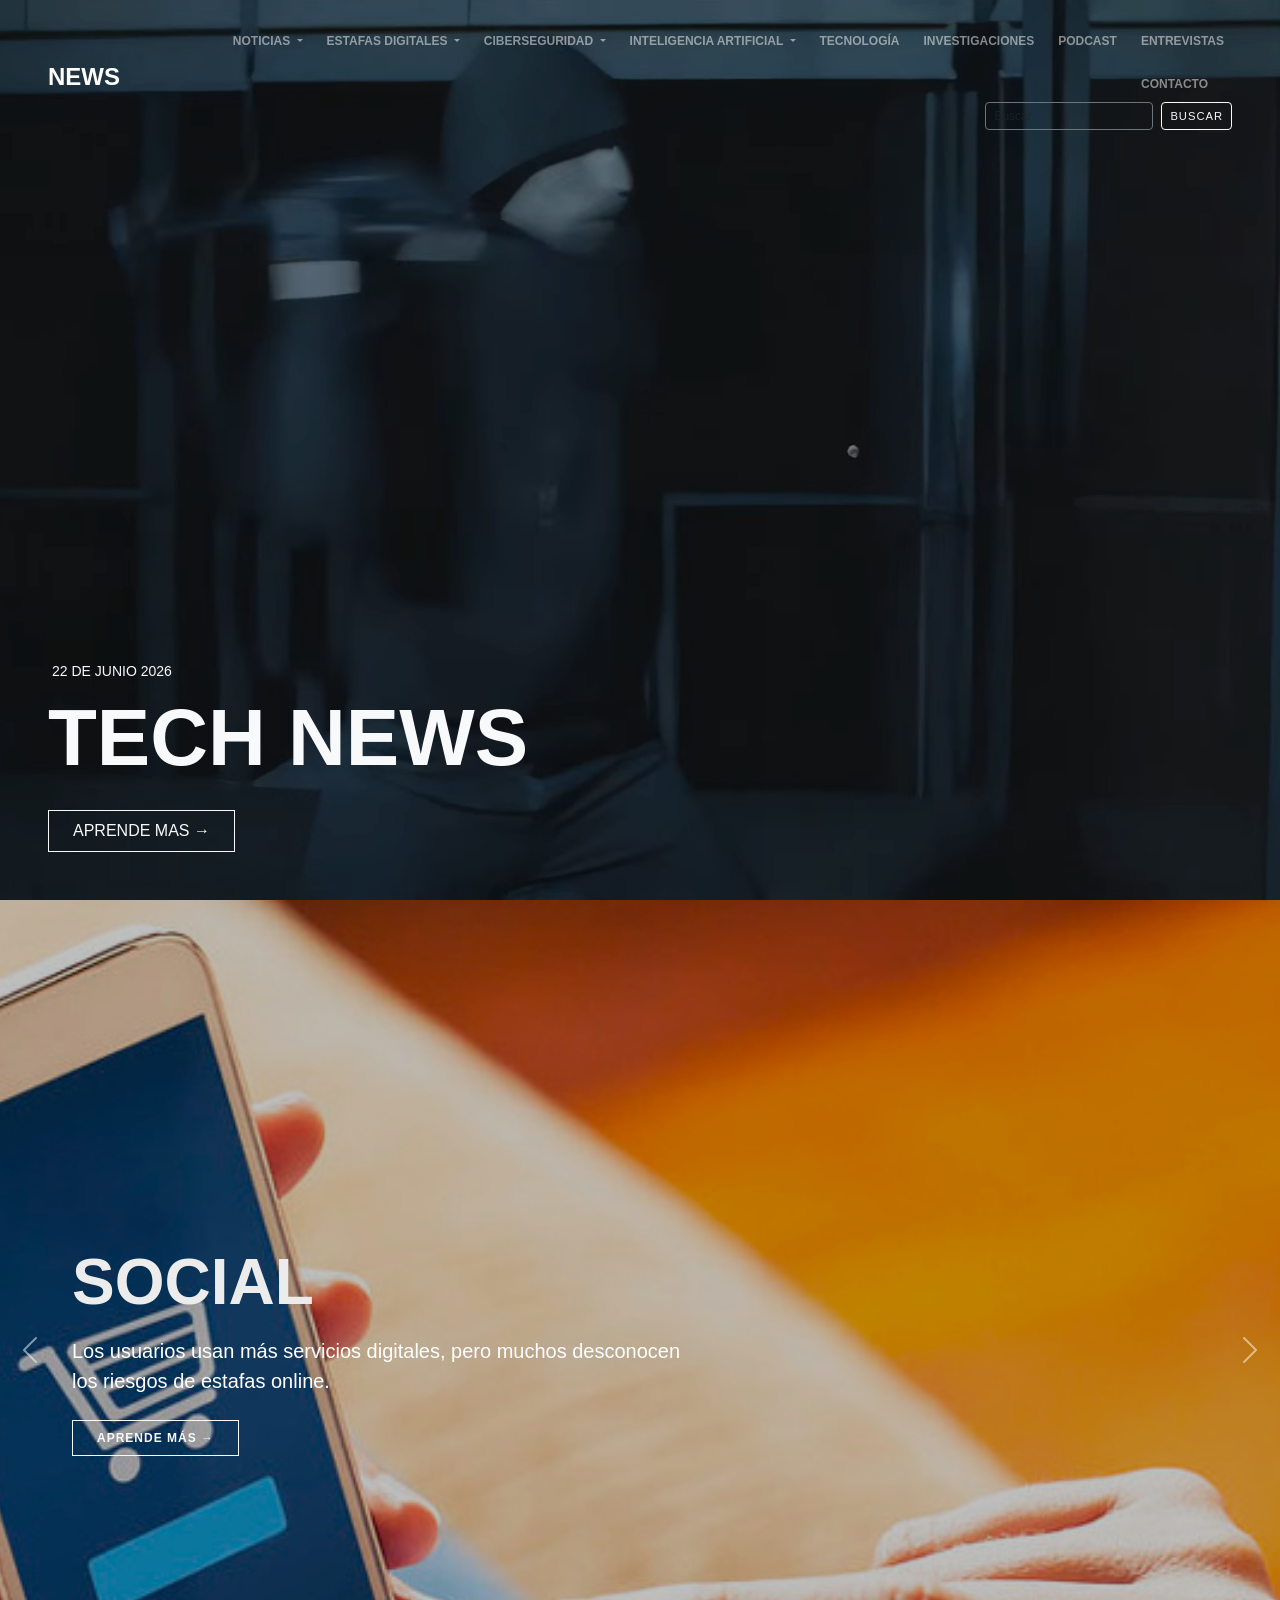
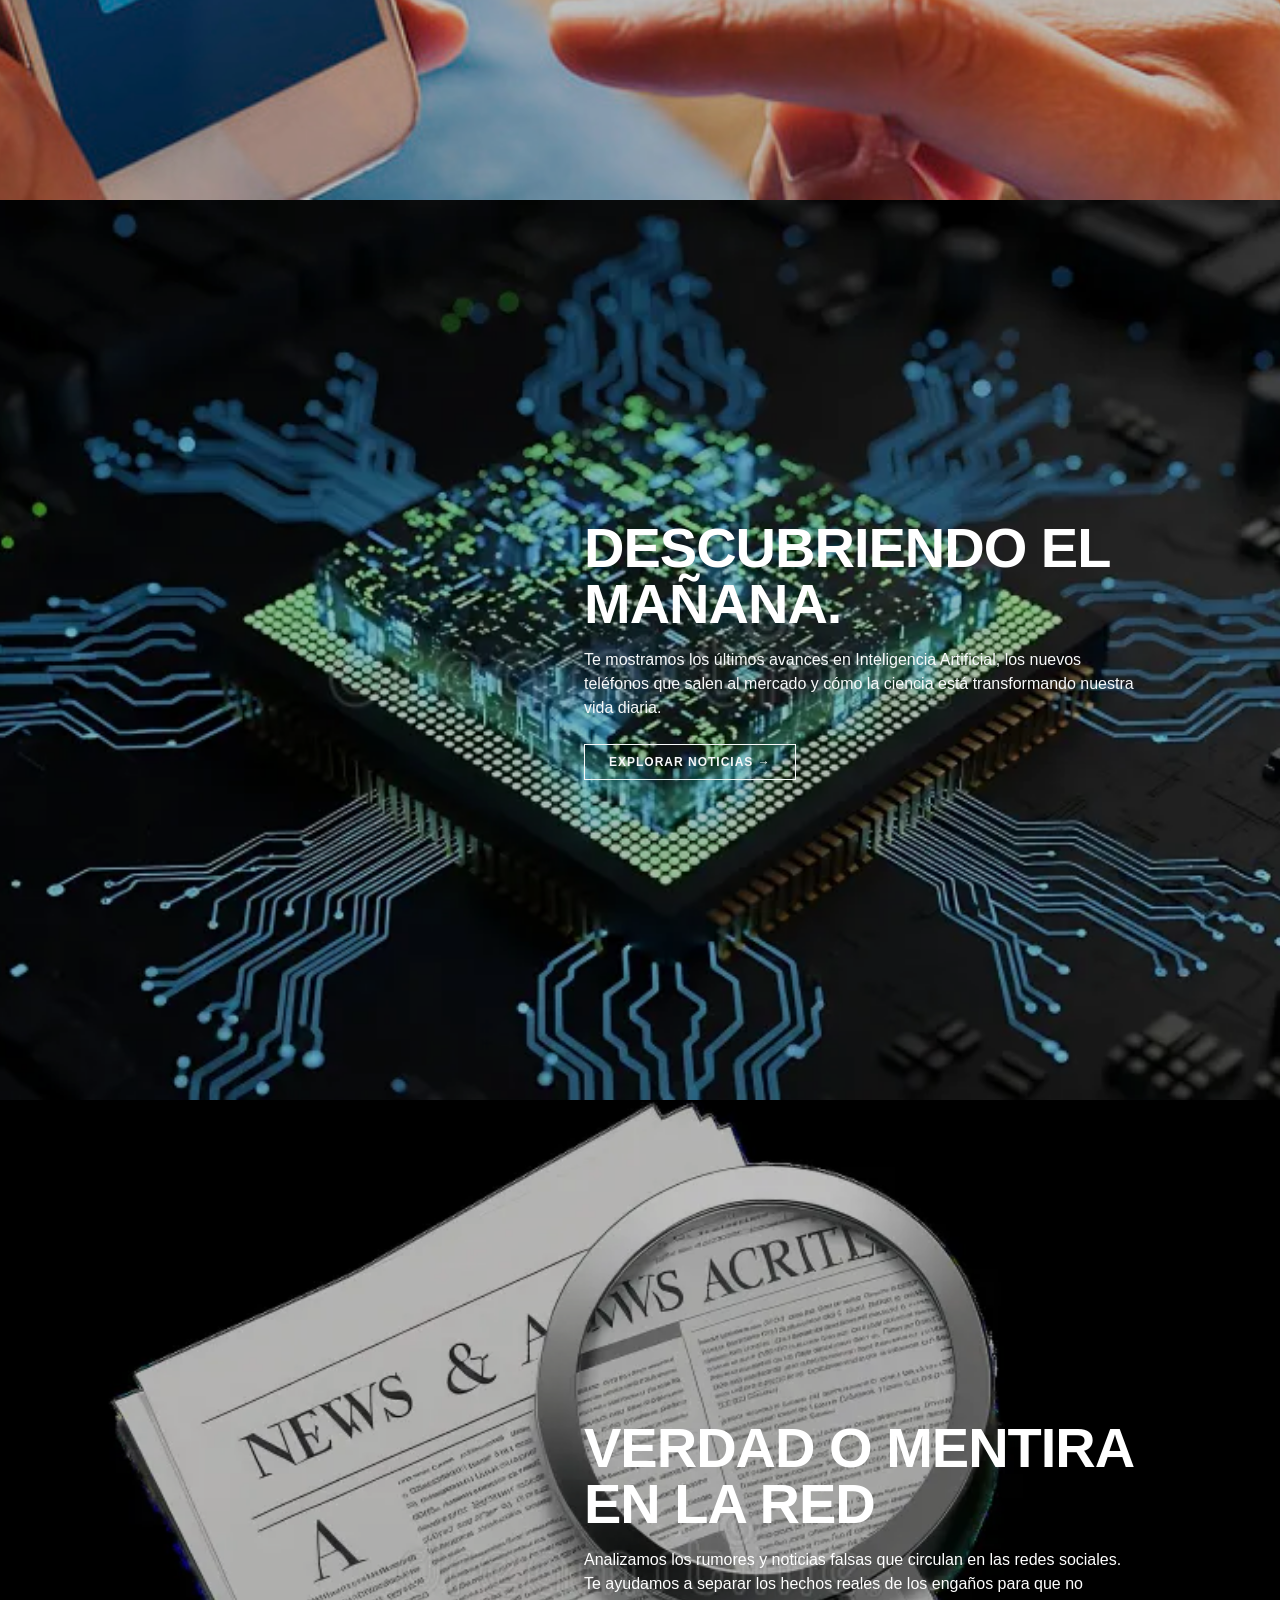
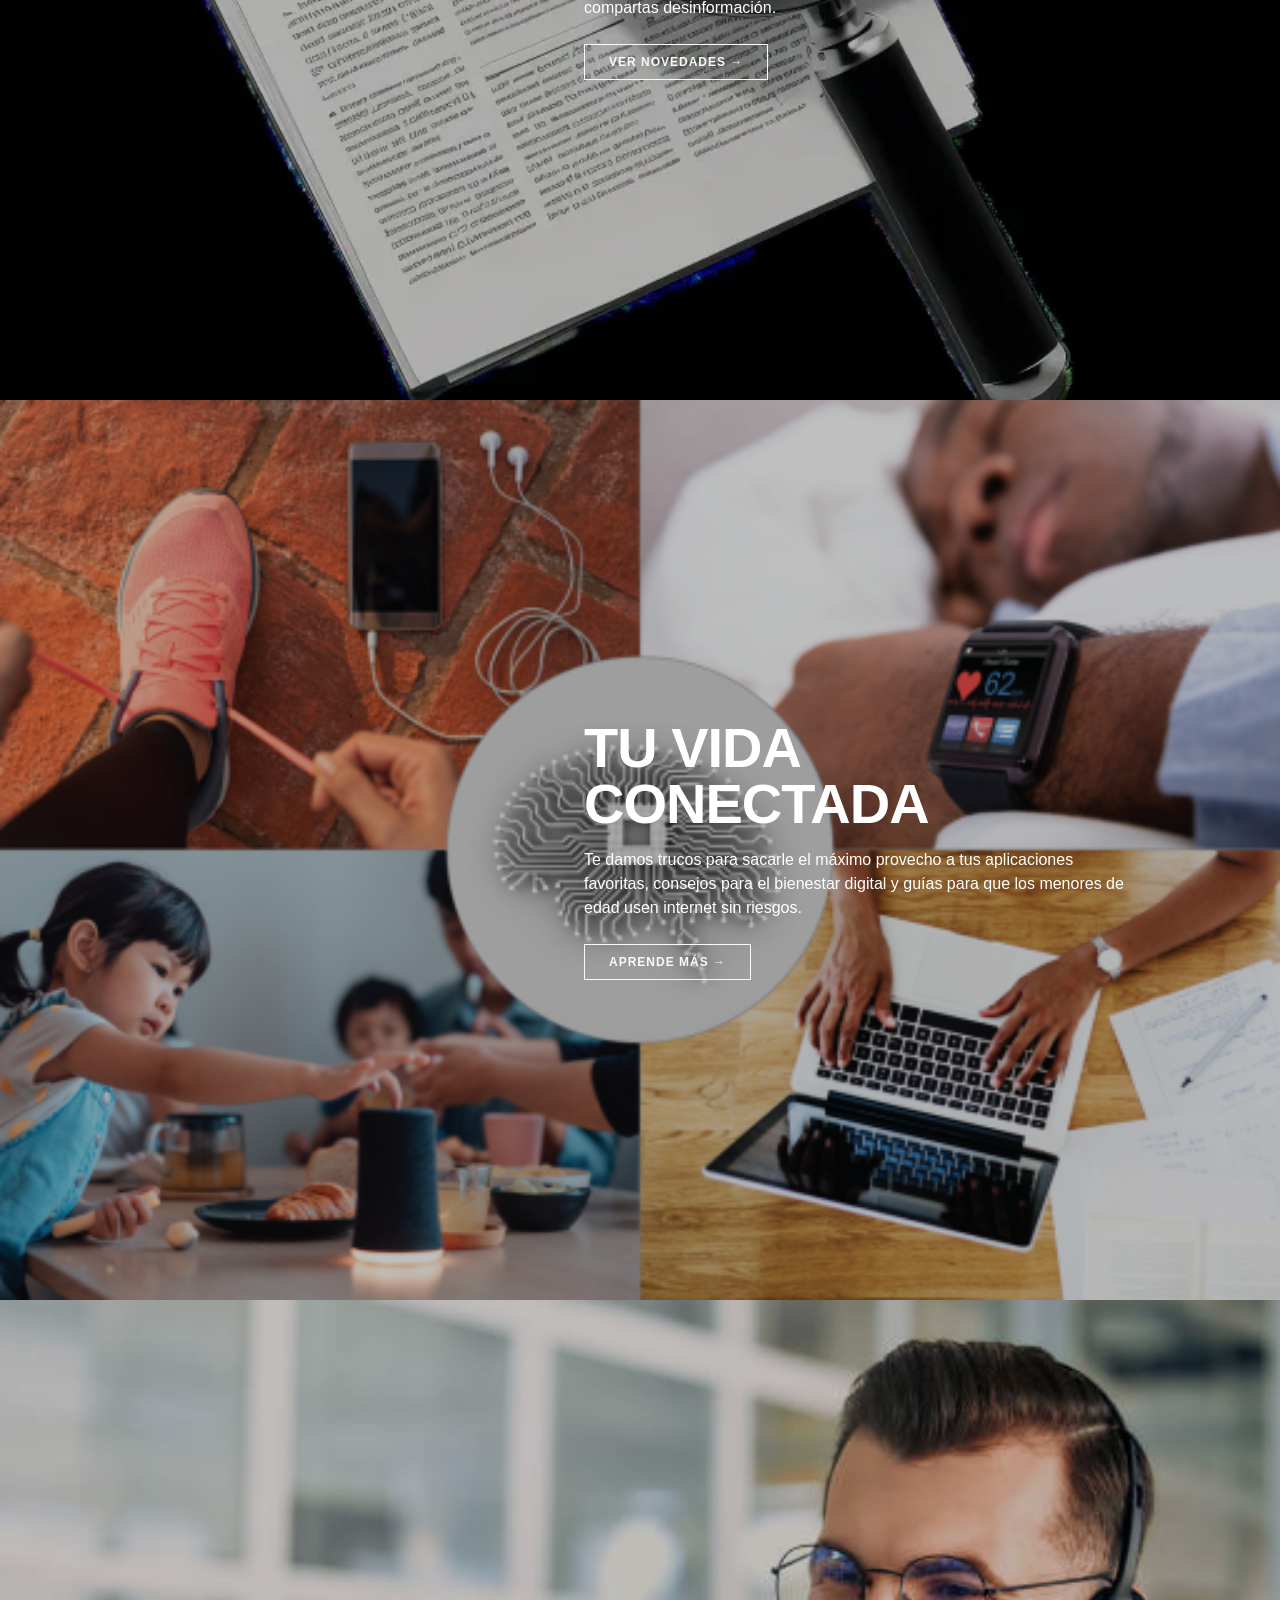
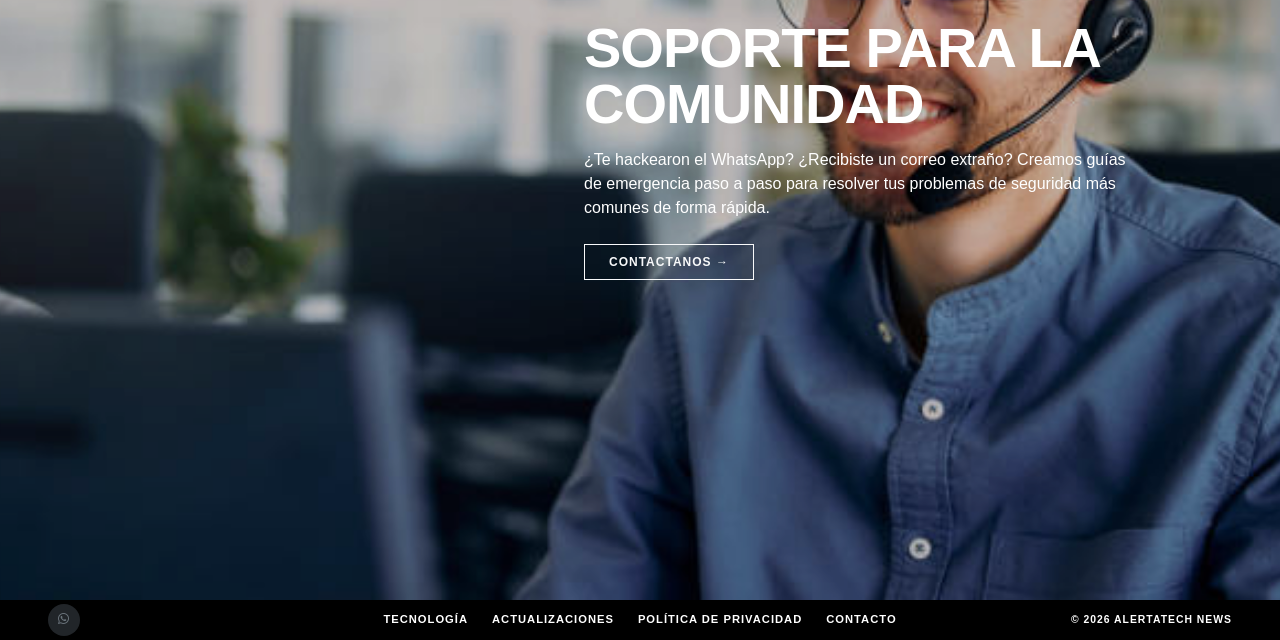
<file: index.html>
<!DOCTYPE html>
<html lang="es">
<head>
    <meta charset="UTF-8">
    <meta name="viewport" content="width=device-width, initial-scale=1.0">
    <meta name="description" content="AlertaTech News: Noticias verificadas sobre tecnología, ciberseguridad, estafas digitales e inteligencia artificial.">
    <title>AlertaTech News</title>
    <link href="https://cdn.jsdelivr.net/npm/bootstrap@5.3.3/dist/css/bootstrap.min.css" rel="stylesheet">
    <link rel="stylesheet" href="https://cdn.jsdelivr.net/npm/bootstrap-icons@1.10.5/font/bootstrap-icons.css">
    <link rel="stylesheet" href="css/styles.css">
    <link rel="stylesheet" href="css/components.css">
    <link rel="stylesheet" href="css/responsive.css">
</head>
<body class="m-0 p-0 overflow-x-hidden">
<header class="vh-100 position-relative overflow-hidden">
      <video autoplay muted loop playsinline aria-hidden="true"
                class="position-absolute top-0 start-0 w-100 h-100" 
                style="object-fit: cover;">
            <source src="video/vi.webm" type="video/webm">
          </video>
          <div
            class="position-absolute top-0 start-0 w-100 h-100 bg-dark bg-opacity-25"
            style="z-index: 1;">
          </div>

  <!-- Barra de navegación fija (siempre visible) -->
<nav class="navbar navbar-expand-md navbar-dark bg-transparent position-absolute top-0 start-0 w-100" style="z-index: 3;">
  <div class="container-fluid px-4 px-lg-5 py-3">

    <!-- marca original a la izquierda -->
    <a class="navbar-brand fw-bold fs-4 text-uppercase text-white" href="index.html">news</a>

    <!-- Botón de celular responsivo -->
    <button class="navbar-toggler border-0" type="button" data-bs-toggle="collapse" 
            data-bs-target="#menuPrincipal" aria-controls="menuPrincipal" 
            aria-expanded="false" aria-label="Abrir menú">
      <span class="navbar-toggler-icon"></span>
    </button>

    <!-- Contenedor de enlaces:minimalista pero con carpetas -->
    <div class="collapse navbar-collapse d-md-flex flex-md-wrap justify-content-md-end align-items-center" id="menuPrincipal">
      <ul class="navbar-nav ms-auto text-uppercase align-items-lg-center d-flex flex-wrap justify-content-end gap-xl-2 gap-md-1 w-auto" style="font-size: 0.75rem;">

        
        <li class="nav-item dropdown">
                    <a class="nav-link dropdown-toggle fw-semibold px-2 text-white-50" href="#" id="dropNoticias" role="button" data-bs-toggle="dropdown" aria-expanded="false">
                        noticias
                    </a>
                    <ul class="dropdown-menu dropdown-menu-dark rounded-3 shadow border-0 mt-2" aria-labelledby="dropNoticias" style="font-size: 0.85rem;">
            <li><a class="dropdown-item py-2 d-flex align-items-center" href="noticias.html"><i class="bi bi-grid-fill text-muted me-2"></i> Todas</a></li>
            <li><hr class="dropdown-divider border-secondary"></li>
            <li><a class="dropdown-item py-2 d-flex align-items-center" href="noticias.html#malware"><i class="bi bi-bug-fill text-danger me-2"></i> malware</a></li>
            <li><a class="dropdown-item py-2 d-flex align-items-center" href="noticias.html#ransomware"><i class="bi bi-lock-fill text-info me-2"></i> ransomware</a></li>
            <li><a class="dropdown-item py-2 d-flex align-items-center" href="noticias.html#seguridad-redes"><i class="bi bi-wifi text-success me-2"></i> seguridad en redes</a></li>
          </ul>
        </li>
        <!-- Dropdown 1: Estafas Digitales con Iconos  -->
        <li class="nav-item dropdown">
          <a class="nav-link dropdown-toggle fw-semibold px-2 text-white-50" href="#" id="dropEstafas" role="button" data-bs-toggle="dropdown" aria-expanded="false">
            Estafas Digitales
          </a>
          <ul class="dropdown-menu dropdown-menu-dark rounded-3 shadow border-0 mt-2" aria-labelledby="dropEstafas" style="font-size: 0.85rem;">
            <li><a class="dropdown-item py-2 d-flex align-items-center" href="estafas.html"><i class="bi bi-grid-fill text-muted me-2"></i> Todas</a></li>
            <li><hr class="dropdown-divider border-secondary"></li>
            <li><a class="dropdown-item py-2 d-flex align-items-center" href="estafas.html#phishing"><i class="bi bi-envelope-open-fill text-danger me-2"></i> Phishing</a></li>
            <li><a class="dropdown-item py-2 d-flex align-items-center" href="estafas.html#smishing"><i class="bi bi-chat-left-text-fill text-info me-2"></i> Smishing</a></li>
            <li><a class="dropdown-item py-2 d-flex align-items-center" href="estafas.html#vishing"><i class="bi bi-telephone-inbound-fill text-success me-2"></i> Vishing</a></li>
            <li><a class="dropdown-item py-2 d-flex align-items-center" href="estafas.html#robo-identidad"><i class="bi bi-person-bounding-box text-warning me-2"></i> Robo de identidad</a></li>
          </ul>
        </li>

        <!-- Dropdown 2: Ciberseguridad con Iconos  -->
        <li class="nav-item dropdown">
          <a class="nav-link dropdown-toggle fw-semibold px-2 text-white-50" href="#" id="dropCiber" role="button" data-bs-toggle="dropdown" aria-expanded="false">
            Ciberseguridad
          </a>
          <ul class="dropdown-menu dropdown-menu-dark rounded-3 shadow border-0 mt-2" aria-labelledby="dropCiber" style="font-size: 0.85rem;">
            <li><a class="dropdown-item py-2 d-flex align-items-center" href="ciberseguridad.html"><i class="bi bi-shield-lock-fill text-muted me-2"></i> Todas</a></li>
            <li><hr class="dropdown-divider border-secondary"></li>
            <li><a class="dropdown-item py-2 d-flex align-items-center" href="ciberseguridad.html#firewalls"><i class="bi bi-shield-shaded text-danger me-2"></i> Firewalls</a></li>
            <li><a class="dropdown-item py-2 d-flex align-items-center" href="ciberseguridad.html#encriptacion"><i class="bi bi-key-fill text-warning me-2"></i> Encriptación</a></li>
          </ul>
        </li>

        <!-- Dropdown 3: Inteligencia Artificial con Iconos -->
        <li class="nav-item dropdown">
          <a class="nav-link dropdown-toggle fw-semibold px-2 text-white-50" href="#" id="dropIA" role="button" data-bs-toggle="dropdown" aria-expanded="false">
            Inteligencia Artificial
          </a>
          <ul class="dropdown-menu dropdown-menu-dark rounded-3 shadow border-0 mt-2" aria-labelledby="dropIA" style="font-size: 0.85rem;">
            <li><a class="dropdown-item py-2 d-flex align-items-center" href="ia.html"><i class="bi bi-cpu-fill text-muted me-2"></i> Todas</a></li>
            <li><hr class="dropdown-divider border-secondary"></li>
            <li><a class="dropdown-item py-2 d-flex align-items-center" href="ia.html#machine-learning"><i class="bi bi-robot text-info me-2"></i> Machine Learning</a></li>
            <li><a class="dropdown-item py-2 d-flex align-items-center" href="ia.html#deepfakes"><i class="bi bi-mic-fill text-danger me-2"></i> Deepfakes</a></li>
          </ul>
        </li>

        <li class="nav-item">
          <a class="nav-link fw-semibold px-2 text-white-50" href="tecnologia.html">Tecnología</a>
        </li>
        <li class="nav-item">
          <a class="nav-link fw-semibold px-2 text-white-50" href="investigaciones.html">Investigaciones</a>
        </li>
        <li class="nav-item">
          <a class="nav-link fw-semibold px-2 text-white-50" href="podcast.html">Podcast</a>
        </li>
        <li class="nav-item">
          <a class="nav-link fw-semibold px-2 text-white-50" href="entrevistas.html">Entrevistas</a>
        </li>
        <li class="nav-item me-lg-3">
          <a class="nav-link fw-semibold px-2 text-white-50" href="contacto.html">Contacto</a>
        </li>
      </ul>

      <!--  Formulario de búsqueda  -->
      <form class="d-flex mt-3 mt-lg-0 search-form" role="search" action="index.html" method="get">
        <label for="searchInput" class="visually-hidden">Buscar</label>
        <input id="searchInput" class="form-control form-control-sm me-2 bg-transparent text-white border-secondary" type="search" placeholder="Buscar" aria-label="Buscar" style="font-size: 0.75rem;">
        <button class="btn btn-sm btn-outline-light text-uppercase" type="submit" style="font-size: 0.7rem; letter-spacing: 1px;">Buscar</button>
      </form>
    </div>

  </div>
</nav>

    <div
      class="position-relative d-flex flex-column justify-content-end align-items-start h-100 text-light px-4 px-lg-5 pb-5"
      style="z-index: 2;"
    >
      <!-- Fecha pequeña en mayúsculas -->
      <p class="text-uppercase small fw-light mb-2 ms-1 letter-spacing">
        <time datetime="2026-06-22">22 de junio 2026</time>
      </p>

      <!-- Título principal gigante -->
      <h1 class="display-1 fw-bold text-uppercase mb-4">
        TECH NEWS
      </h1>

      <!-- Botón rectangular transparente con borde blanco -->
      <a href="noticias.html" class="btn btn-outline-light rounded-0 px-4 py-2 text-uppercase">
        aprende mas &rarr;
      </a>
    </div>
</header>

<!-- CONTENIDO PRINCIPAL -->
    <main class="w-100 m-0 p-0 text-white">
      <!-- SECCIÓN DEL CARRUSEL DE DIAGNÓSTICO -->
<section class="container-fluid w-100 vw-100 m-0 p-0 position-relative" style="height: 100vh;">

  <!-- CARRUSEL DE IMÁGENES DE FONDO (Cambia automáticamente) -->
  <div id="carruselEntorno" class="carousel slide carousel-fade position-absolute top-0 start-0 w-100 h-100" data-bs-ride="carousel" style="z-index: 0;">
    <div class="carousel-inner h-100">
      
      <!-- Diapositiva 1: SOCIAL (Activa por defecto) -->
      <div class="carousel-item active h-100">
        <img src="img/social.jpg" class="d-block w-100 h-100" alt="Una persona sosteniendo un teléfono celular que muestra un icono de carrito de compras en la pantalla" style="object-fit: cover;">
        
        <!-- Capa oscura transparente para leer bien el texto -->
        <div class="position-absolute top-0 start-0 w-100 h-100 bg-black opacity-25"></div>
        
        <!-- Texto flotante de SOCIAL -->
        <div class="position-absolute top-0 start-0 w-100 h-100 d-flex flex-column justify-content-center align-items-start p-5 pb-5">
          <div class="ps-4" style="max-width: 650px;">
            <h2 class="fw-bold text-uppercase display-3 mb-3 " style="color: #ececec;">Social</h2>
            <p class="fs-5 fw-light lh-base mb-4 text-white">
              Los usuarios usan más servicios digitales, pero muchos desconocen los riesgos de estafas online.
            </p>
            <a href="estafas.html" class="btn btn-outline-light text-uppercase fw-semibold rounded-0 px-4 py-2 btn-sm-letter">
              Aprende más →
            </a>
          </div>
        </div>
      </div>
      
      <!-- Diapositiva 2: POLÍTICO -->
      <div class="carousel-item h-100">
        <img src="img/politico.webp" class="d-block w-100 h-100" alt="Un mazo de juez de madera colocado encima del teclado gris de una computadora" style="object-fit: cover;">
        <div class="position-absolute top-0 start-0 w-100 h-100 bg-black opacity-25"></div>
        
        <div class="position-absolute top-0 start-0 w-100 h-100 d-flex flex-column justify-content-center align-items-start p-5 pb-5">
          <div class="ps-4" style="max-width: 650px;">
            <h2 class="fw-bold text-uppercase display-3 mb-3 " style="color: #C2410C;">Político</h2>
            <p class="fs-5 fw-light lh-base mb-4 text-white">
              La transformación digital requiere normas, campañas y medidas contra delitos informáticos.
            </p>
            <a href="geopolitica.html" class="btn btn-outline-light text-uppercase fw-semibold rounded-0 px-4 py-2 btn-sm-letter">
              Aprende más →
            </a>
          </div>
        </div>
      </div>
      
      <!-- Diapositiva 3: ECONÓMICO -->
      <div class="carousel-item h-100">
        <img src="img/economico.jpg" class="d-block w-100 h-100" alt="Una tarjeta bancaria negra enganchada por un anzuelo de pesca sobre el teclado de una computadora" style="object-fit: cover;">
        <div class="position-absolute top-0 start-0 w-100 h-100 bg-black opacity-25"></div>
        
        <div class="position-absolute top-0 start-0 w-100 h-100 d-flex flex-column justify-content-center align-items-start p-5 pb-5">
          <div class="ps-4" style="max-width: 650px;">
            <h2 class="fw-bold text-uppercase display-3 mb-3" style="color: #064bec;">Económico</h2>
            <p class="fs-5 fw-light lh-base mb-4">
              Las estafas digitales generan pérdidas económicas en personas, empresas y entidades financieras.
            </p>
            <a href="investigaciones.html" class="btn btn-outline-light text-uppercase fw-semibold rounded-0 px-4 py-2 btn-sm-letter">
              Aprende más →
            </a>
          </div>
        </div>
      </div>

      <!-- Diapositiva 4: TECNOLÓGICO -->
      <div class="carousel-item h-100">
        <img src="img/tecnologico.jpg" class="d-block w-100 h-100" alt="Encuentro de un dedo humano y un dedo de robot con conexiones digitales, circuitos y luces azules de fondo" style="object-fit: cover;">
        <div class="position-absolute top-0 start-0 w-100 h-100 bg-black opacity-25"></div>
        
        <div class="position-absolute top-0 start-0 w-100 h-100 d-flex flex-column justify-content-center align-items-start p-5 pb-5">
          <div class="ps-4" style="max-width: 650px;">
            <h2 class="fw-bold text-uppercase display-3 mb-3" style="color: crimson;">Tecnológico</h2>
            <p class="fs-5 fw-light lh-base mb-4">
              La IA, automatización y nuevas plataformas generan oportunidades, pero también nuevas amenazas.
            </p>
            <a href="tecnologia.html" class="btn btn-outline-light text-uppercase fw-semibold rounded-0 px-4 py-2 btn-sm-letter">
              Aprende más →
            </a>
          </div>
        </div>
      </div>

    </div>

    <!-- BOTONES DE CONTROL (Flechas izquierda y derecha para cambiar manualmente) -->
    <button class="carousel-control-prev" type="button" data-bs-target="#carruselEntorno" data-bs-slide="prev" 
            style="z-index: 3; height: 60px; top: 50%; transform: translateY(-50%); width: 60px;">
      <span class="carousel-control-prev-icon" aria-hidden="true"></span>
      <span class="visually-hidden">Anterior</span>
    </button>

    <!-- BOTÓN SIGUIENTE (DERECHA) - Reducido en el centro -->
    <button class="carousel-control-next" type="button" data-bs-target="#carruselEntorno" data-bs-slide="next" 
            style="z-index: 3; height: 60px; top: 50%; transform: translateY(-50%); width: 60px;">
      <span class="carousel-control-next-icon" aria-hidden="true"></span>
      <span class="visually-hidden">Siguiente</span>
    </button>
  </div>

</section>

<section class="position-relative vh-100 vw-100 overflow-hidden w-100 m-0 p-0 text-white">
  <!-- imagen -->
  <img src="img/mañana.webp" alt="Chip de computadora futurista brillante sobre una placa" 
       class="position-absolute top-0 start-0 w-100 h-100 section-img">
  
  <!-- Capa oscura  -->
  <div class="position-absolute top-0 start-0 w-100 h-100 bg-black opacity-25 section-overlay"></div>

  <!-- 2. TEXTOS ALINEADOS A LA DERECHA (justify-content-center y align-items-end) -->
  <div class="position-relative w-100 h-100 d-flex flex-column justify-content-center align-items-end p-5 pe-lg-5 section-text">
    <div class="pe-md-5 me-md-5 text-start" style="max-width: 600px;">
      
      <!-- Título de la noticia en mayúsculas sostenidas -->
      <h2 class="fw-bold text-white text-uppercase display-4 mb-3 lh-1" style="letter-spacing: -1px;">
        Descubriendo el mañana.
      </h2>
      
      <!-- Párrafo descriptivo en color blanco suave -->
      <p class="fs-6 fw-light lh-base mb-4 text-light">
       Te mostramos los últimos avances en Inteligencia Artificial, los nuevos teléfonos que salen al mercado y cómo la ciencia está transformando nuestra vida diaria.
      </p>

      <!-- Botón rectangular transparente con borde blanco -->
      <a href="tecnologia.html" class="btn btn-outline-light text-uppercase fw-semibold rounded-0 px-4 py-2 btn-sm-letter">
        EXPLORAR NOTICIAS →
      </a>
      
    </div>
  </div>

</section>
<section class="position-relative vh-100 vw-100 overflow-hidden w-100 m-0 p-0 text-white">

  <!-- 1. IMAGEN DE FONDO DE ALTA CALIDAD -->
  <img src="img/lupa.webp" alt="Lupa colocada sobre las páginas de un periódico abierto con fondo oscuro" 
       class="position-absolute top-0 start-0 w-100 h-100 section-img">
  
  <div class="position-absolute top-0 start-0 w-100 h-100 bg-black opacity-25 section-overlay"></div>

  <!-- 2. TEXTOS ALINEADOS A LA DERECHA (justify-content-center y align-items-end) -->
  <div class="position-relative w-100 h-100 d-flex flex-column justify-content-center align-items-end p-5 pe-lg-5 section-text">
    <div class="pe-md-5 me-md-5 text-start" style="max-width: 600px;">
      
      <!-- Título de la noticia en mayúsculas sostenidas -->
      <h2 class="fw-bold text-uppercase text-white display-4 mb-3 lh-1" style="letter-spacing: -1px;">
         Verdad o mentira en la red
      </h2>
      
      <!-- Párrafo descriptivo en color blanco suave -->
      <p class="fs-6 fw-light lh-base mb-4 text-white">
         Analizamos los rumores y noticias falsas que circulan en las redes sociales. Te ayudamos a separar los hechos reales de los engaños para que no compartas desinformación.
      </p>

      <!-- Botón rectangular transparente con borde blanco -->
      <a href="tecnologia.html" class="btn btn-outline-light text-uppercase fw-semibold rounded-0 px-4 py-2 btn-sm-letter">
        VER NOVEDADES →
      </a>
      
    </div>
  </div>

</section>
<section class="position-relative vh-100 vw-100 overflow-hidden w-100 m-0 p-0 text-white">

  <!-- 1. IMAGEN DE FONDO DE ALTA CALIDAD -->
  <img src="img/cotidiana.webp" alt="Collage que muestra a una persona atándose las zapatillas, un reloj inteligente midiendo el pulso, una niña usando un altavoz inteligente y un hombre trabajando en su laptop, con un cerebro digital en el centro" 
       class="position-absolute top-0 start-0 w-100 h-100 section-img">
  
  <!-- Capa oscura sutil para proteger el texto -->
  <div class="position-absolute top-0 start-0 w-100 h-100 bg-black opacity-25 section-overlay"></div>

  <!-- 2. TEXTOS ALINEADOS A LA DERECHA (justify-content-center y align-items-end) -->
  <div class="position-relative w-100 h-100 d-flex flex-column justify-content-center align-items-end p-5 pe-lg-5 section-text">
    <div class="pe-md-5 me-md-5 text-start" style="max-width: 600px;">
      
      <!-- Título de la noticia en mayúsculas sostenidas -->
      <h2 class="fw-bold text-uppercase text-white display-4 mb-3 lh-1" style="letter-spacing: -1px;">
        Tu vida conectada
      </h2>
      
      <!-- Párrafo descriptivo en color blanco suave -->
      <p class="fs-6 fw-light lh-base mb-4 text-white">
         Te damos trucos para sacarle el máximo provecho a tus aplicaciones favoritas, consejos para el bienestar digital y guías para que los menores de edad usen internet sin riesgos.
      </p>

      <!-- Botón rectangular transparente con borde blanco -->
      <a href="tecnologia.html" class="btn btn-outline-light text-uppercase fw-semibold rounded-0 px-4 py-2 btn-sm-letter">
        Aprende más →
      </a>
      
    </div>
  </div>

</section>
<section class="position-relative vh-100 vw-100 overflow-hidden w-100 m-0 p-0 text-white">

  <!-- 1. IMAGEN DE FONDO DE ALTA CALIDAD -->
  <img src="img/soporte.jpg" alt="Asesor de servicio al cliente con auriculares de diadema y micrófono atendiendo en una oficina" 
       class="position-absolute top-0 start-0 w-100 h-100 section-img">
  
  <!-- Capa oscura sutil para proteger el texto -->
  <div class="position-absolute top-0 start-0 w-100 h-100 bg-black opacity-25 section-overlay"></div>

  <!-- 2. TEXTOS ALINEADOS A LA DERECHA (justify-content-center y align-items-end) -->
  <div class="position-relative w-100 h-100 d-flex flex-column justify-content-center align-items-end p-5 pe-lg-5 section-text">
    <div class="pe-md-5 me-md-5 text-start" style="max-width: 600px;">
      
      <!-- Título de la noticia en mayúsculas sostenidas -->
      <h2 class="fw-bold text-uppercase text-white display-4 mb-3 lh-1" style="letter-spacing: -1px;">
        Soporte para la comunidad
      </h2>
      
      <!-- Párrafo descriptivo en color blanco suave -->
      <p class="fs-6 fw-light lh-base mb-4 text-white">
         ¿Te hackearon el WhatsApp? ¿Recibiste un correo extraño? Creamos guías de emergencia paso a paso para resolver tus problemas de seguridad más comunes de forma rápida.
      </p>

      <!-- Botón rectangular transparente con borde blanco -->
      <a href="contacto.html" class="btn btn-outline-light text-uppercase fw-semibold rounded-0 px-4 py-2 btn-sm-letter">
        contactanos →
      </a>
      
    </div>
  </div>

</section>



</main>

<!-- FOOTER -->
<footer class="text-white py-1 m-0 p-0" style="background-color: #000000; font-size: 0.7rem; letter-spacing: 1px;">
    <div class="container-fluid px-5">
        <div class="row align-items-center gy-3">
            
            <!-- 1. ICONO IZQUIERDA -->
            <div class="col-12 col-md-3 text-center text-md-start">
                <a href="contacto.html" class="text-secondary text-decoration-none bg-dark rounded-circle d-inline-flex align-items-center justify-content-center" style="width: 32px; height: 32px;" aria-label="Contactar por WhatsApp">
                  <i class="bi bi-whatsapp"></i>
                </a>
            </div>

            <!-- 2. ENLACES CENTRALES -->
            <div class="col-12 col-md-6 d-flex justify-content-center flex-wrap gap-4 text-uppercase fw-semibold">
                <a href="tecnologia.html" class="text-white text-decoration-none text-hover-white">Tecnología</a>
                <a href="noticias.html" class="text-white text-decoration-none text-hover-white">Actualizaciones</a>
                <a href="#" class="text-white text-decoration-none text-hover-white">Política de Privacidad</a>
                <a href="contacto.html" class="text-white text-decoration-none text-hover-white">Contacto</a>
            </div>

            <!-- 3. COPYRIGHT DERECHA -->
            <div class="col-12 col-md-3 text-center text-md-end text-uppercase fw-semibold text-white" style="font-size: 0.65rem;">
              © 2026 AlertaTech News
            </div>

        </div>
    </div>
</footer>

<script src="https://cdn.jsdelivr.net/npm/bootstrap@5.3.3/dist/js/bootstrap.bundle.min.js"></script>
</body>
</html>
</file>
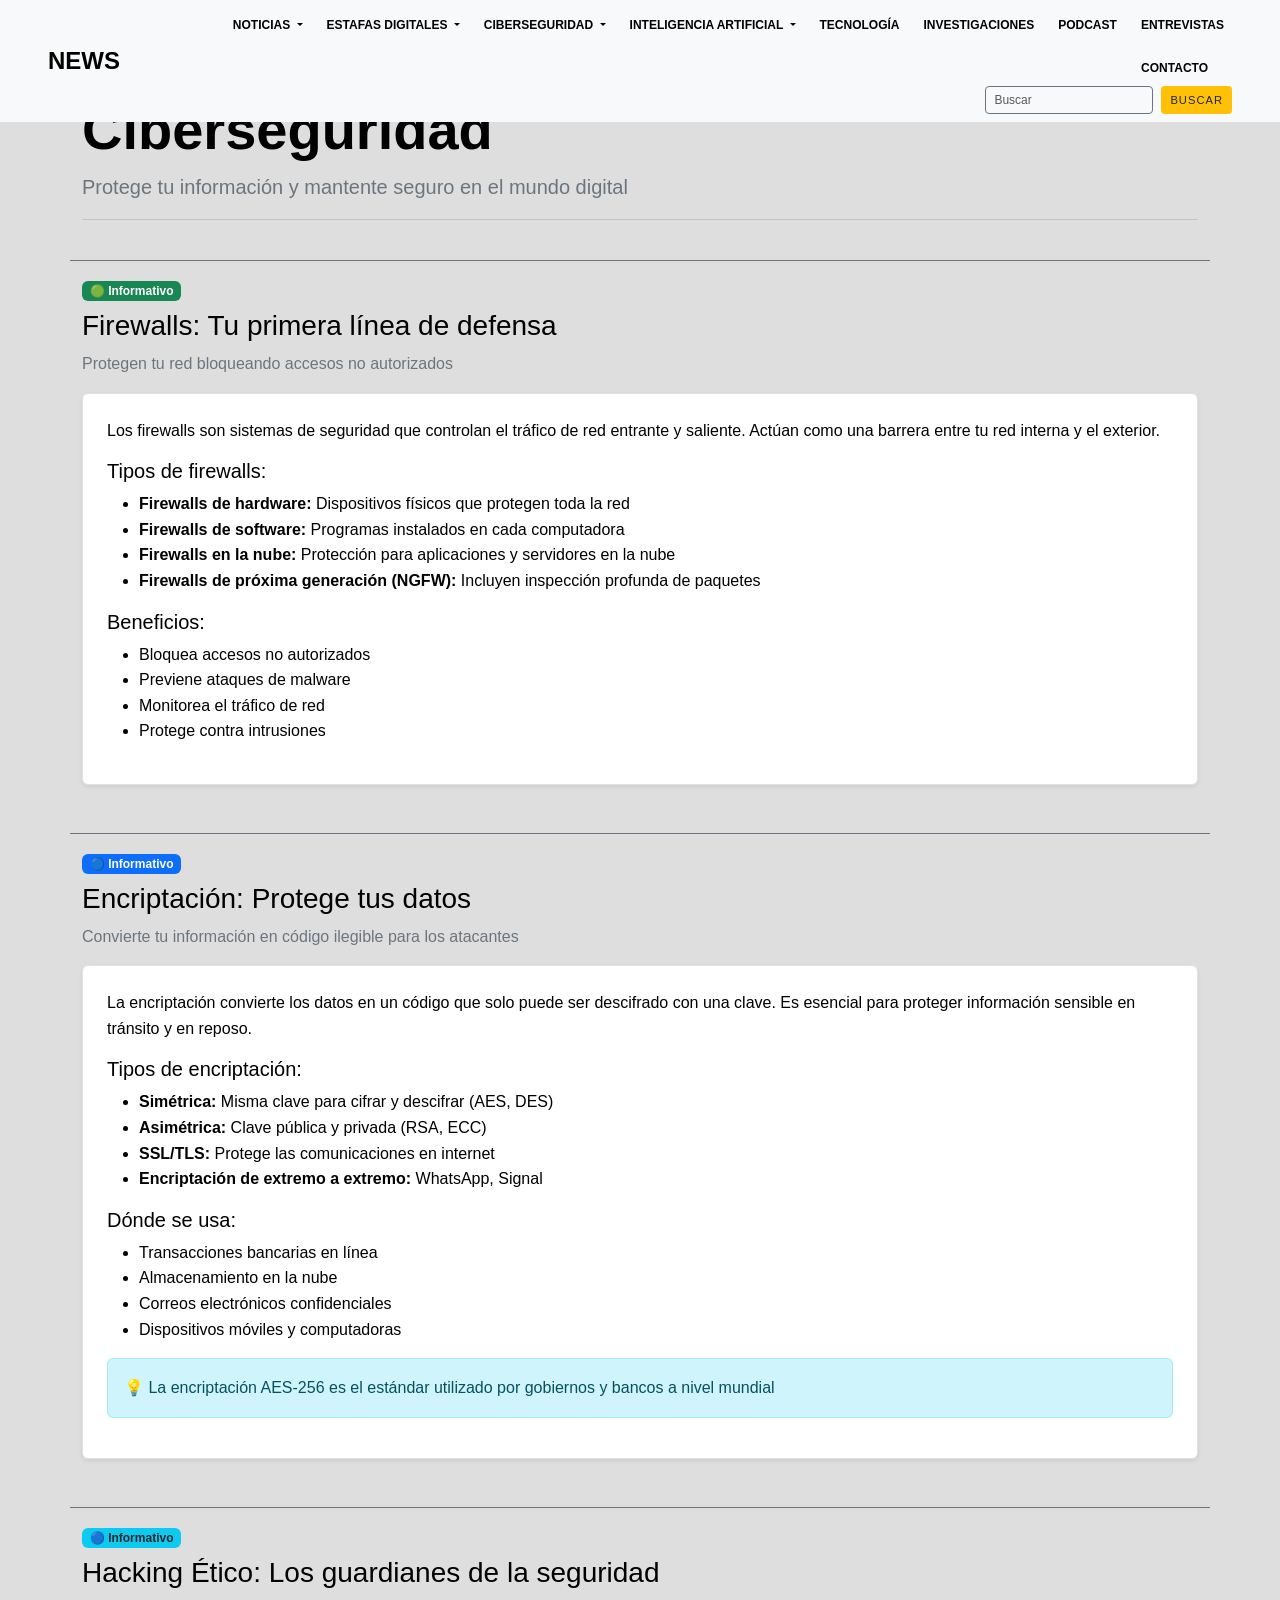
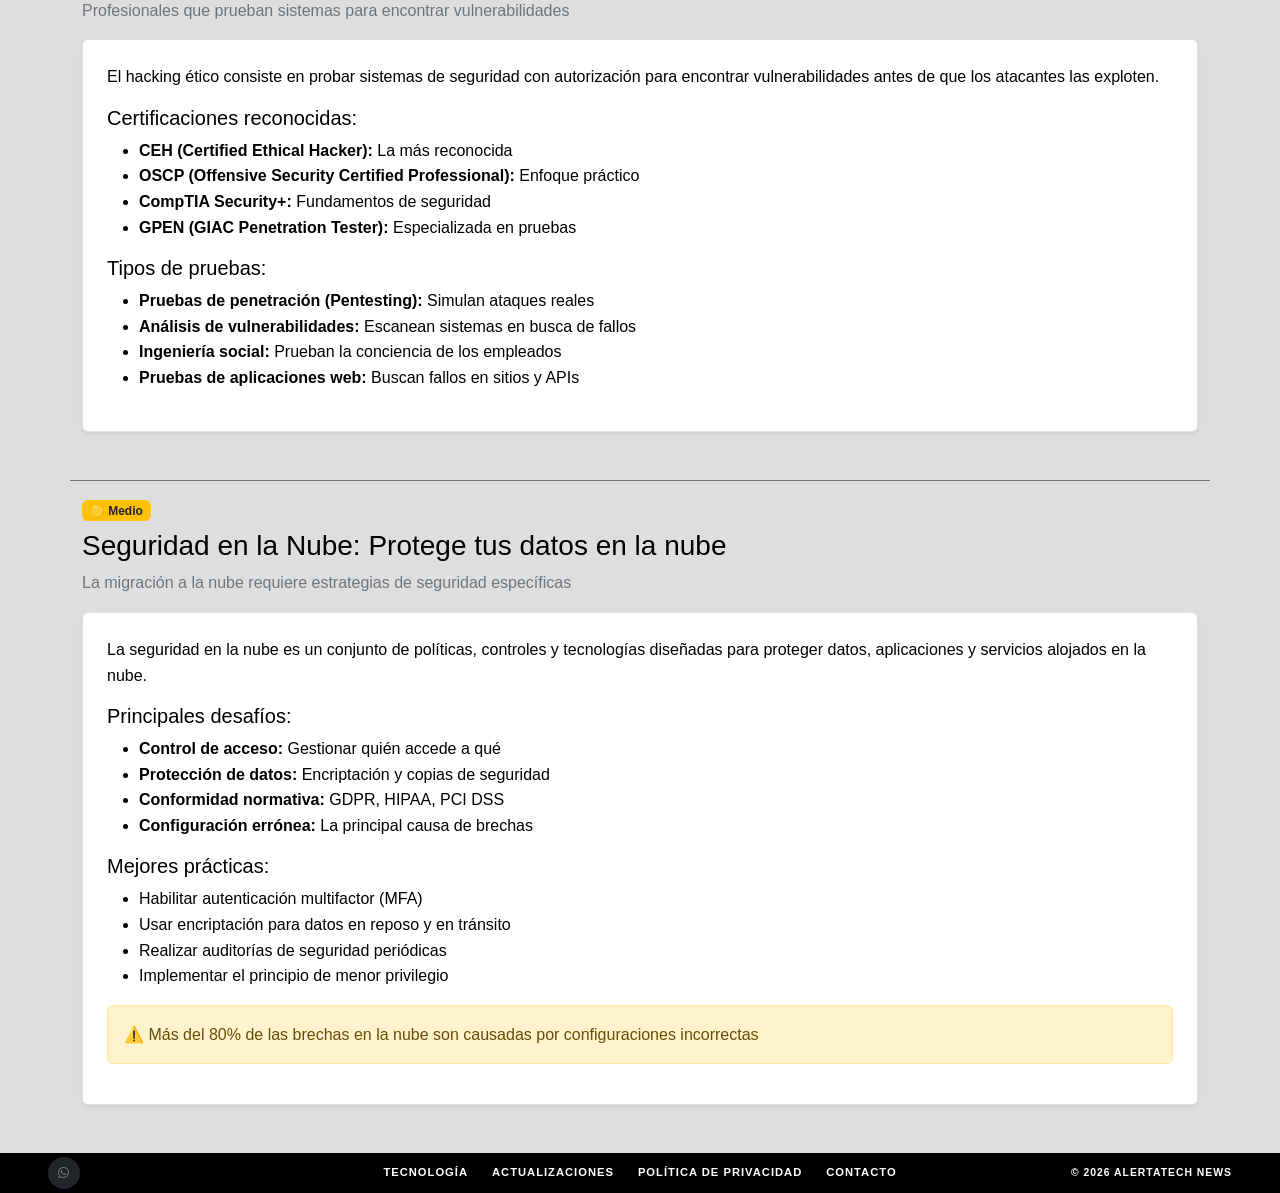
<file: ciberseguridad.html>
<!DOCTYPE html>
<html lang="es">
<head>
    <meta charset="UTF-8">
    <meta name="viewport" content="width=device-width, initial-scale=1.0">
    <title>Ciberseguridad | AlertaTech News</title>
    <link href="https://cdn.jsdelivr.net/npm/bootstrap@5.3.3/dist/css/bootstrap.min.css" rel="stylesheet">
    <link rel="stylesheet" href="https://cdn.jsdelivr.net/npm/bootstrap-icons@1.10.5/font/bootstrap-icons.css">
    <link rel="stylesheet" href="css/styles.css">
    <link rel="stylesheet" href="css/components.css">
    <link rel="stylesheet" href="css/responsive.css">
</head>
<body>

<header class="text-center">
    <nav class="navbar navbar-expand-lg navbar-dark bg-light position-absolute top-0 start-0 w-100" style="z-index: 3;">
  <div class="container-fluid px-4 px-lg-5 py-0">

    <!-- marca original a la izquierda -->
    <a class="navbar-brand fw-bold fs-4 text-uppercase text-black" href="index.html">NEWS</a>

    <!-- Botón de celular responsivo -->
    <button class="navbar-toggler border-0" type="button" data-bs-toggle="collapse" 
            data-bs-target="#menuPrincipal" aria-controls="menuPrincipal" 
            aria-expanded="false" aria-label="Abrir menú">
      <span class="navbar-toggler-icon"></span>
    </button>

    <!-- Contenedor de enlaces:minimalista pero con carpetas -->
    <div class="collapse navbar-collapse d-md-flex flex-md-wrap justify-content-md-end align-items-center" id="menuPrincipal">
      <ul class="navbar-nav ms-auto text-uppercase align-items-lg-center d-flex flex-wrap justify-content-end gap-xl-2 gap-md-1 w-auto" style="font-size: 0.75rem;">
        
        

        <li class="nav-item dropdown">
                    <a class="nav-link dropdown-toggle fw-semibold px-2 text-black" href="#" id="dropEstafas" role="button" data-bs-toggle="dropdown" aria-expanded="false">
                        noticias
                    </a>
                    <ul class="dropdown-menu dropdown-menu-dark rounded-3 shadow border-0 mt-2" aria-labelledby="dropEstafas" style="font-size: 0.85rem;">
            <li><a class="dropdown-item py-2 d-flex align-items-center" href="estafas.html"><i class="bi bi-grid-fill text-muted me-2"></i> Todas</a></li>
            <li><hr class="dropdown-divider border-secondary"></li>
            <li><a class="dropdown-item py-2 d-flex align-items-center" href="noticias.html#malware"><i class="bi bi-envelope-open-fill text-danger me-2"></i> malware</a></li>
            <li><a class="dropdown-item py-2 d-flex align-items-center" href="noticias.html#ransomware"><i class="bi bi-chat-left-text-fill text-info me-2"></i> ransomware</a></li>
            <li><a class="dropdown-item py-2 d-flex align-items-center" href="noticias.html#seguridad-redes"><i class="bi bi-telephone-inbound-fill text-success me-2"></i> seguridad en redes</a></li>
          </ul>
        </li>
        <!-- Dropdown 1: Estafas Digitales con Iconos-->
        <li class="nav-item dropdown">
          <a class="nav-link dropdown-toggle fw-semibold px-2 text-black" href="#" id="dropEstafas" role="button" data-bs-toggle="dropdown" aria-expanded="false">
            Estafas Digitales
          </a>
          <ul class="dropdown-menu dropdown-menu-dark rounded-3 shadow border-0 mt-2" aria-labelledby="dropEstafas" style="font-size: 0.85rem;">
            <li><a class="dropdown-item py-2 d-flex align-items-center" href="estafas.html"><i class="bi bi-grid-fill text-muted me-2"></i> Todas</a></li>
            <li><hr class="dropdown-divider border-secondary"></li>
            <li><a class="dropdown-item py-2 d-flex align-items-center" href="estafas.html#phishing"><i class="bi bi-envelope-open-fill text-danger me-2"></i> Phishing</a></li>
            <li><a class="dropdown-item py-2 d-flex align-items-center" href="estafas.html#smishing"><i class="bi bi-chat-left-text-fill text-info me-2"></i> Smishing</a></li>
            <li><a class="dropdown-item py-2 d-flex align-items-center" href="estafas.html#vishing"><i class="bi bi-telephone-inbound-fill text-success me-2"></i> Vishing</a></li>
            <li><a class="dropdown-item py-2 d-flex align-items-center" href="estafas.html#robo-identidad"><i class="bi bi-person-bounding-box text-warning me-2"></i> Robo de identidad</a></li>
          </ul>
        </li>

        <!-- Dropdown 2: Ciberseguridad con Iconos-->
        <li class="nav-item dropdown">
          <a class="nav-link dropdown-toggle fw-semibold px-2 text-black" href="#" id="dropCiber" role="button" data-bs-toggle="dropdown" aria-expanded="false">
            Ciberseguridad
          </a>
          <ul class="dropdown-menu dropdown-menu-dark rounded-3 shadow border-0 mt-2" aria-labelledby="dropCiber" style="font-size: 0.85rem;">
            <li><a class="dropdown-item py-2 d-flex align-items-center" href="ciberseguridad.html"><i class="bi bi-shield-lock-fill text-muted me-2"></i> Todas</a></li>
            <li><hr class="dropdown-divider border-secondary"></li>
            <li><a class="dropdown-item py-2 d-flex align-items-center" href="ciberseguridad.html#firewalls"><i class="bi bi-shield-shaded text-danger me-2"></i> Firewalls</a></li>
            <li><a class="dropdown-item py-2 d-flex align-items-center" href="ciberseguridad.html#encriptacion"><i class="bi bi-key-fill text-warning me-2"></i> Encriptación</a></li>
          </ul>
        </li>

        <!-- Dropdown 3: Inteligencia Artificial con Iconos-->
        <li class="nav-item dropdown">
          <a class="nav-link dropdown-toggle fw-semibold px-2 text-black" href="#" id="dropIA" role="button" data-bs-toggle="dropdown" aria-expanded="false">
            Inteligencia Artificial
          </a>
          <ul class="dropdown-menu dropdown-menu-dark rounded-3 shadow border-0 mt-2" aria-labelledby="dropIA" style="font-size: 0.85rem;">
            <li><a class="dropdown-item py-2 d-flex align-items-center" href="ia.html"><i class="bi bi-cpu-fill text-muted me-2"></i> Todas</a></li>
            <li><hr class="dropdown-divider border-secondary"></li>
            <li><a class="dropdown-item py-2 d-flex align-items-center" href="ia.html#machine-learning"><i class="bi bi-robot text-info me-2"></i> Machine Learning</a></li>
            <li><a class="dropdown-item py-2 d-flex align-items-center" href="ia.html#deepfakes"><i class="bi bi-mic-fill text-danger me-2"></i> Deepfakes</a></li>
          </ul>
        </li>  

        <li class="nav-item">
          <a class="nav-link fw-semibold px-2 text-black" href="tecnologia.html">Tecnología</a>
        </li>
        <li class="nav-item">
          <a class="nav-link fw-semibold px-2 text-black" href="investigaciones.html">Investigaciones</a>
        </li>
        <li class="nav-item">
          <a class="nav-link fw-semibold px-2 text-black" href="podcast.html">Podcast</a>
        </li>
        <li class="nav-item">
          <a class="nav-link fw-semibold px-2 text-black" href="entrevistas.html">Entrevistas</a>
        </li>
        
        <li class="nav-item me-lg-3">
          <a class="nav-link fw-semibold px-2 text-black" href="contacto.html">Contacto</a>
        </li>
      </ul>

      <!-- Formulario de búsqueda -->
      <form class="d-flex mt-3 mt-lg-0" role="search">
        <label for="searchInput" class="visually-hidden">Buscar</label>
        <input id="searchInput" class="form-control form-control-sm me-2 bg-transparent text-white border-secondary" type="search" placeholder="Buscar" aria-label="Buscar" style="font-size: 0.75rem;">
        <button class="btn btn-sm btn-outline-black bg-warning text-uppercase" type="submit" style="font-size: 0.7rem; letter-spacing: 1px;">Buscar</button>
      </form>
    </div>

  </div>
</nav>
</header>

<!-- CONTENIDO DE CIBERSEGURIDAD -->
<main class="container py-5 mt-5">
    <div class="row">
        <div class="col-12">
            <h1 class="display-4 fw-bold">Ciberseguridad</h1>
            <p class="text-secondary lead">Protege tu información y mantente seguro en el mundo digital</p>
            <hr class="border-secondary">
        </div>
    </div>

    <!-- FIREWALLS -->
    <div id="firewalls" class="row mt-4 pt-3 border-top border-secondary">
        <div class="col-12">
            <span class="badge bg-success mb-2">🟢 Informativo</span>
            <h2 class="h3">Firewalls: Tu primera línea de defensa</h2>
            <p class="text-secondary">Protegen tu red bloqueando accesos no autorizados</p>
            <div class="bg-white shadow-sm border rounded p-4">
                <p>Los firewalls son sistemas de seguridad que controlan el tráfico de red entrante y saliente. Actúan como una barrera entre tu red interna y el exterior.</p>
                <h5 class="mt-3">Tipos de firewalls:</h5>
                <ul>
                    <li><strong>Firewalls de hardware:</strong> Dispositivos físicos que protegen toda la red</li>
                    <li><strong>Firewalls de software:</strong> Programas instalados en cada computadora</li>
                    <li><strong>Firewalls en la nube:</strong> Protección para aplicaciones y servidores en la nube</li>
                    <li><strong>Firewalls de próxima generación (NGFW):</strong> Incluyen inspección profunda de paquetes</li>
                </ul>
                <h5 class="mt-3">Beneficios:</h5>
                <ul>
                    <li>Bloquea accesos no autorizados</li>
                    <li>Previene ataques de malware</li>
                    <li>Monitorea el tráfico de red</li>
                    <li>Protege contra intrusiones</li>
                </ul>
            </div>
        </div>
    </div>

    <!-- ENCRIPTACIÓN -->
    <div id="encriptacion" class="row mt-5 pt-3 border-top border-secondary">
        <div class="col-12">
            <span class="badge bg-primary mb-2">🔵 Informativo</span>
            <h2 class="h3">Encriptación: Protege tus datos</h2>
            <p class="text-secondary">Convierte tu información en código ilegible para los atacantes</p>
            <div class="bg-white shadow-sm border rounded p-4">
                <p>La encriptación convierte los datos en un código que solo puede ser descifrado con una clave. Es esencial para proteger información sensible en tránsito y en reposo.</p>
                <h5 class="mt-3">Tipos de encriptación:</h5>
                <ul>
                    <li><strong>Simétrica:</strong> Misma clave para cifrar y descifrar (AES, DES)</li>
                    <li><strong>Asimétrica:</strong> Clave pública y privada (RSA, ECC)</li>
                    <li><strong>SSL/TLS:</strong> Protege las comunicaciones en internet</li>
                    <li><strong>Encriptación de extremo a extremo:</strong> WhatsApp, Signal</li>
                </ul>
                <h5 class="mt-3">Dónde se usa:</h5>
                <ul>
                    <li>Transacciones bancarias en línea</li>
                    <li>Almacenamiento en la nube</li>
                    <li>Correos electrónicos confidenciales</li>
                    <li>Dispositivos móviles y computadoras</li>
                </ul>
                <div class="alert alert-info mt-3">
                    💡 La encriptación AES-256 es el estándar utilizado por gobiernos y bancos a nivel mundial
                </div>
            </div>
        </div>
    </div>

    <!-- HACKING ÉTICO -->
    <div id="hacking-etico" class="row mt-5 pt-3 border-top border-secondary">
        <div class="col-12">
            <span class="badge bg-info text-dark mb-2">🔵 Informativo</span>
            <h2 class="h3">Hacking Ético: Los guardianes de la seguridad</h2>
            <p class="text-secondary">Profesionales que prueban sistemas para encontrar vulnerabilidades</p>
            <div class="bg-white shadow-sm border rounded p-4">
                <p>El hacking ético consiste en probar sistemas de seguridad con autorización para encontrar vulnerabilidades antes de que los atacantes las exploten.</p>
                <h5 class="mt-3">Certificaciones reconocidas:</h5>
                <ul>
                    <li><strong>CEH (Certified Ethical Hacker):</strong> La más reconocida</li>
                    <li><strong>OSCP (Offensive Security Certified Professional):</strong> Enfoque práctico</li>
                    <li><strong>CompTIA Security+:</strong> Fundamentos de seguridad</li>
                    <li><strong>GPEN (GIAC Penetration Tester):</strong> Especializada en pruebas</li>
                </ul>
                <h5 class="mt-3">Tipos de pruebas:</h5>
                <ul>
                    <li><strong>Pruebas de penetración (Pentesting):</strong> Simulan ataques reales</li>
                    <li><strong>Análisis de vulnerabilidades:</strong> Escanean sistemas en busca de fallos</li>
                    <li><strong>Ingeniería social:</strong> Prueban la conciencia de los empleados</li>
                    <li><strong>Pruebas de aplicaciones web:</strong> Buscan fallos en sitios y APIs</li>
                </ul>
            </div>
        </div>
    </div>

    <!-- SEGURIDAD EN LA NUBE -->
    <div id="seguridad-nube" class="row mt-5 pt-3 border-top border-secondary">
        <div class="col-12">
            <span class="badge bg-warning text-dark mb-2">🟡 Medio</span>
            <h2 class="h3">Seguridad en la Nube: Protege tus datos en la nube</h2>
            <p class="text-secondary">La migración a la nube requiere estrategias de seguridad específicas</p>
            <div class="bg-white shadow-sm border rounded p-4">
                <p>La seguridad en la nube es un conjunto de políticas, controles y tecnologías diseñadas para proteger datos, aplicaciones y servicios alojados en la nube.</p>
                <h5 class="mt-3">Principales desafíos:</h5>
                <ul>
                    <li><strong>Control de acceso:</strong> Gestionar quién accede a qué</li>
                    <li><strong>Protección de datos:</strong> Encriptación y copias de seguridad</li>
                    <li><strong>Conformidad normativa:</strong> GDPR, HIPAA, PCI DSS</li>
                    <li><strong>Configuración errónea:</strong> La principal causa de brechas</li>
                </ul>
                <h5 class="mt-3">Mejores prácticas:</h5>
                <ul>
                    <li>Habilitar autenticación multifactor (MFA)</li>
                    <li>Usar encriptación para datos en reposo y en tránsito</li>
                    <li>Realizar auditorías de seguridad periódicas</li>
                    <li>Implementar el principio de menor privilegio</li>
                </ul>
                <div class="alert alert-warning mt-3">
                    ⚠️ Más del 80% de las brechas en la nube son causadas por configuraciones incorrectas
                </div>
            </div>
        </div>
    </div>
</main>

<footer class="text-white py-1 m-0 p-0" style="background-color: #000000; font-size: 0.7rem; letter-spacing: 1px;">
    <div class="container-fluid px-5">
        <div class="row align-items-center gy-3">
            
            <!-- 1. ICONO IZQUIERDA -->
            <div class="col-12 col-md-3 text-center text-md-start">
                <a href="#" class="text-secondary text-decoration-none bg-dark rounded-circle d-inline-flex align-items-center justify-content-center" style="width: 32px; height: 32px;">
                    <i class="bi bi-whatsapp"></i>
                </a>
            </div>

            <!-- 2. ENLACES CENTRALES -->
            <div class="col-12 col-md-6 d-flex justify-content-center flex-wrap gap-4 text-uppercase fw-semibold">
                <a href="tecnologia.html" class="text-white text-decoration-none text-hover-white">Tecnología</a>
                <a href="noticias.html" class="text-white text-decoration-none text-hover-white">Actualizaciones</a>
                <a href="#" class="text-white text-decoration-none text-hover-white">Política de Privacidad</a>
                <a href="contacto.html" class="text-white text-decoration-none text-hover-white">Contacto</a>
            </div>

            <!-- 3. COPYRIGHT DERECHA -->
            <div class="col-12 col-md-3 text-center text-md-end text-uppercase fw-semibold text-white" style="font-size: 0.65rem;">
              © 2026 AlertaTech News
            </div>

        </div>
    </div>
</footer>

<script src="https://cdn.jsdelivr.net/npm/bootstrap@5.3.3/dist/js/bootstrap.bundle.min.js"></script>
</body>
</html>
</file>
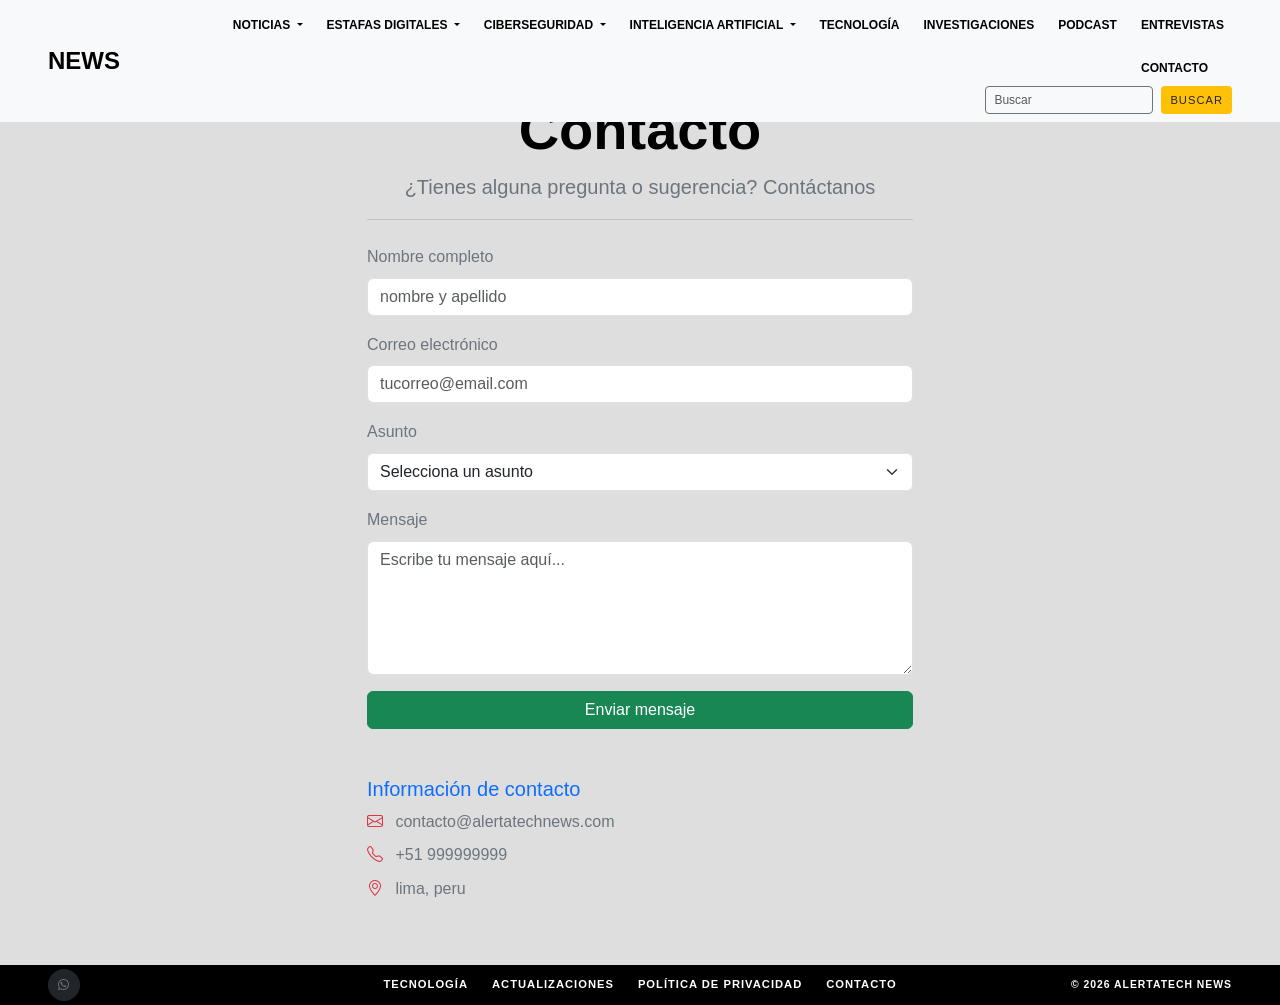
<file: contacto.html>
<!DOCTYPE html>
<html lang="es">
<head>
    <meta charset="UTF-8">
    <meta name="viewport" content="width=device-width, initial-scale=1.0">
    <title>Contacto | AlertaTech News</title>
    <link href="https://cdn.jsdelivr.net/npm/bootstrap@5.3.3/dist/css/bootstrap.min.css" rel="stylesheet">
    <link rel="stylesheet" href="https://cdn.jsdelivr.net/npm/bootstrap-icons@1.10.5/font/bootstrap-icons.css">
    <link rel="stylesheet" href="css/styles.css">
    <link rel="stylesheet" href="css/components.css">
    <link rel="stylesheet" href="css/responsive.css">
</head>
<body>

<header class="text-center">
         <!--responsivo= lg = largo--> <!--bg= background= color de la pagina. tertiary=color terciario-->
     <nav class="navbar navbar-expand-lg navbar-dark bg-light position-absolute top-0 start-0 w-100" style="z-index: 3;">
  <div class="container-fluid px-4 px-lg-5 py-0">

    <!-- marca original a la izquierda -->
    <a class="navbar-brand fw-bold fs-4 text-uppercase text-black" href="index.html">news</a>

    <!-- Botón de celular responsivo -->
    <button class="navbar-toggler border-0" type="button" data-bs-toggle="collapse" 
            data-bs-target="#menuPrincipal" aria-controls="menuPrincipal" 
            aria-expanded="false" aria-label="Abrir menú">
      <span class="navbar-toggler-icon"></span>
    </button>

    <!-- Contenedor de enlaces: minimalista pero con carpetas -->
    <div class="collapse navbar-collapse d-md-flex flex-md-wrap justify-content-md-end align-items-center" id="menuPrincipal">
      <ul class="navbar-nav ms-auto text-uppercase align-items-lg-center d-flex flex-wrap justify-content-end gap-xl-2 gap-md-1 w-auto" style="font-size: 0.75rem;">
        
        

        <li class="nav-item dropdown">
                    <a class="nav-link dropdown-toggle fw-semibold px-2 text-black" href="#" id="dropEstafas" role="button" data-bs-toggle="dropdown" aria-expanded="false">
                        noticias
                    </a>
                    <ul class="dropdown-menu dropdown-menu-dark rounded-3 shadow border-0 mt-2" aria-labelledby="dropEstafas" style="font-size: 0.85rem;">
            <li><a class="dropdown-item py-2 d-flex align-items-center" href="estafas.html"><i class="bi bi-grid-fill text-muted me-2"></i> Todas</a></li>
            <li><hr class="dropdown-divider border-secondary"></li>
            <li><a class="dropdown-item py-2 d-flex align-items-center" href="noticias.html#malware"><i class="bi bi-envelope-open-fill text-danger me-2"></i> malware</a></li>
            <li><a class="dropdown-item py-2 d-flex align-items-center" href="noticias.html#ransomware"><i class="bi bi-chat-left-text-fill text-info me-2"></i> ransomware</a></li>
            <li><a class="dropdown-item py-2 d-flex align-items-center" href="noticias.html#seguridad-redes"><i class="bi bi-telephone-inbound-fill text-success me-2"></i> seguridad en redes</a></li>
          </ul>
        </li>
        <!-- Dropdown 1: Estafas Digitales con Iconos-->
        <li class="nav-item dropdown">
          <a class="nav-link dropdown-toggle fw-semibold px-2 text-black" href="#" id="dropEstafas" role="button" data-bs-toggle="dropdown" aria-expanded="false">
            Estafas Digitales
          </a>
          <ul class="dropdown-menu dropdown-menu-dark rounded-3 shadow border-0 mt-2" aria-labelledby="dropEstafas" style="font-size: 0.85rem;">
            <li><a class="dropdown-item py-2 d-flex align-items-center" href="estafas.html"><i class="bi bi-grid-fill text-muted me-2"></i> Todas</a></li>
            <li><hr class="dropdown-divider border-secondary"></li>
            <li><a class="dropdown-item py-2 d-flex align-items-center" href="estafas.html#phishing"><i class="bi bi-envelope-open-fill text-danger me-2"></i> Phishing</a></li>
            <li><a class="dropdown-item py-2 d-flex align-items-center" href="estafas.html#smishing"><i class="bi bi-chat-left-text-fill text-info me-2"></i> Smishing</a></li>
            <li><a class="dropdown-item py-2 d-flex align-items-center" href="estafas.html#vishing"><i class="bi bi-telephone-inbound-fill text-success me-2"></i> Vishing</a></li>
            <li><a class="dropdown-item py-2 d-flex align-items-center" href="estafas.html#robo-identidad"><i class="bi bi-person-bounding-box text-warning me-2"></i> Robo de identidad</a></li>
          </ul>
        </li>

        <!-- Dropdown 2: Ciberseguridad -->
        <li class="nav-item dropdown">
          <a class="nav-link dropdown-toggle fw-semibold px-2 text-black" href="#" id="dropCiber" role="button" data-bs-toggle="dropdown" aria-expanded="false">
            Ciberseguridad
          </a>
          <ul class="dropdown-menu dropdown-menu-dark rounded-3 shadow border-0 mt-2" aria-labelledby="dropCiber" style="font-size: 0.85rem;">
            <li><a class="dropdown-item py-2 d-flex align-items-center" href="ciberseguridad.html"><i class="bi bi-shield-lock-fill text-muted me-2"></i> Todas</a></li>
            <li><hr class="dropdown-divider border-secondary"></li>
            <li><a class="dropdown-item py-2 d-flex align-items-center" href="ciberseguridad.html#firewalls"><i class="bi bi-shield-shaded text-danger me-2"></i> Firewalls</a></li>
            <li><a class="dropdown-item py-2 d-flex align-items-center" href="ciberseguridad.html#encriptacion"><i class="bi bi-key-fill text-warning me-2"></i> Encriptación</a></li>
          </ul>
        </li>

        <!-- Dropdown 3: Inteligencia Artificial con Iconos-->
        <li class="nav-item dropdown">
          <a class="nav-link dropdown-toggle fw-semibold px-2 text-black" href="#" id="dropIA" role="button" data-bs-toggle="dropdown" aria-expanded="false">
            Inteligencia Artificial
          </a>
          <ul class="dropdown-menu dropdown-menu-dark rounded-3 shadow border-0 mt-2" aria-labelledby="dropIA" style="font-size: 0.85rem;">
            <li><a class="dropdown-item py-2 d-flex align-items-center" href="ia.html"><i class="bi bi-cpu-fill text-muted me-2"></i> Todas</a></li>
            <li><hr class="dropdown-divider border-secondary"></li>
            <li><a class="dropdown-item py-2 d-flex align-items-center" href="ia.html#machine-learning"><i class="bi bi-robot text-info me-2"></i> Machine Learning</a></li>
            <li><a class="dropdown-item py-2 d-flex align-items-center" href="ia.html#deepfakes"><i class="bi bi-mic-fill text-danger me-2"></i> Deepfakes</a></li>
          </ul>
        </li>

     
        <li class="nav-item">
          <a class="nav-link fw-semibold px-2 text-black" href="tecnologia.html">Tecnología</a>
        </li>
        <li class="nav-item">
          <a class="nav-link fw-semibold px-2 text-black" href="investigaciones.html">Investigaciones</a>
        </li>
        <li class="nav-item">
          <a class="nav-link fw-semibold px-2 text-black" href="podcast.html">Podcast</a>
        </li>
        <li class="nav-item">
          <a class="nav-link fw-semibold px-2 text-black" href="entrevistas.html">Entrevistas</a>
        </li>
        <li class="nav-item me-lg-3">
          <a class="nav-link fw-semibold px-2 text-black" href="contacto.html">Contacto</a>
        </li>
      </ul>

      <!--  Formulario de búsqueda  -->
      <form class="d-flex mt-3 mt-lg-0" role="search">
        <label for="searchInput" class="visually-hidden">Buscar</label>
        <input id="searchInput" class="form-control form-control-sm me-2 bg-transparent text-white border-secondary" type="search" placeholder="Buscar" aria-label="Buscar" style="font-size: 0.75rem;">
        <button class="btn btn-sm btn-outline-black bg-warning text-uppercase" type="submit" style="font-size: 0.7rem; letter-spacing: 1px;">Buscar</button>
      </form>
    </div>

  </div>
</nav>
</header>

<!-- CONTENIDO DE CONTACTO -->
<main class="container py-5 mt-5">
    <div class="row justify-content-center">
        <div class="col-12 col-lg-8 col-xl-6">
            <h1 class="display-4 fw-bold text-center">Contacto</h1>
            <p class="text-secondary lead text-center">¿Tienes alguna pregunta o sugerencia? Contáctanos</p>
            <hr class="border-secondary">

            <form class="mt-4">
                <div class="mb-3">
                    <label for="nombre" class="form-label text-secondary">Nombre completo</label>
                    <input type="text" class="form-control border" id="nombre" placeholder="nombre y apellido">
                </div>
                <div class="mb-3">
                    <label for="email" class="form-label text-secondary">Correo electrónico</label>
                    <input type="email" class="form-control border" id="email" placeholder="tucorreo@email.com">
                </div>
                <div class="mb-3">
                    <label for="asunto" class="form-label text-secondary">Asunto</label>
                    <select class="form-select border" id="asunto">
                        <option value="">Selecciona un asunto</option>
                        <option value="sugerencia">Sugerencia</option>
                        <option value="noticia">Reportar noticia</option>
                        <option value="error">Error en el sitio</option>
                        <option value="otro">Otro</option>
                    </select>
                </div>
                <div class="mb-3">
                    <label for="mensaje" class="form-label text-secondary">Mensaje</label>
                    <textarea class="form-control border" id="mensaje" rows="5" placeholder="Escribe tu mensaje aquí..."></textarea>
                </div>
                <button type="submit" class="btn btn-success w-100">Enviar mensaje</button>
            </form>

            <div class="mt-5">
                <h5 class="text-primary">Información de contacto</h5>
                <ul class="list-unstyled text-secondary">
                    <li class="mb-2"><i class="bi bi-envelope me-2 text-danger"></i> contacto@alertatechnews.com</li>
                    <li class="mb-2"><i class="bi bi-telephone me-2 text-danger"></i> +51 999999999</li>
                    <li class="mb-2"><i class="bi bi-geo-alt me-2 text-danger"></i> lima, peru</li>
                </ul>
            </div>
        </div>
    </div>
</main>

<footer class="text-white py-1 m-0 p-0" style="background-color: #000000; font-size: 0.7rem; letter-spacing: 1px;">
    <div class="container-fluid px-5">
        <div class="row align-items-center gy-3">
            
            <!-- 1. ICONO IZQUIERDA -->
            <div class="col-12 col-md-3 text-center text-md-start">
                <a href="#" class="text-secondary text-decoration-none bg-dark rounded-circle d-inline-flex align-items-center justify-content-center" style="width: 32px; height: 32px;">
                    <i class="bi bi-whatsapp"></i>
                </a>
            </div>

            <!-- 2. ENLACES CENTRALES -->
            <div class="col-12 col-md-6 d-flex justify-content-center flex-wrap gap-4 text-uppercase fw-semibold">
                <a href="tecnologia.html" class="text-white text-decoration-none text-hover-white">Tecnología</a>
                <a href="noticias.html" class="text-white text-decoration-none text-hover-white">Actualizaciones</a>
                <a href="#" class="text-white text-decoration-none text-hover-white">Política de Privacidad</a>
                <a href="contacto.html" class="text-white text-decoration-none text-hover-white">Contacto</a>
            </div>

            <!-- 3. COPYRIGHT DERECHA -->
            <div class="col-12 col-md-3 text-center text-md-end text-uppercase fw-semibold text-white" style="font-size: 0.65rem;">
              © 2026 AlertaTech News
            </div>

        </div>
    </div>
</footer>

<script src="https://cdn.jsdelivr.net/npm/bootstrap@5.3.3/dist/js/bootstrap.bundle.min.js"></script>
</body>
</html>
</file>
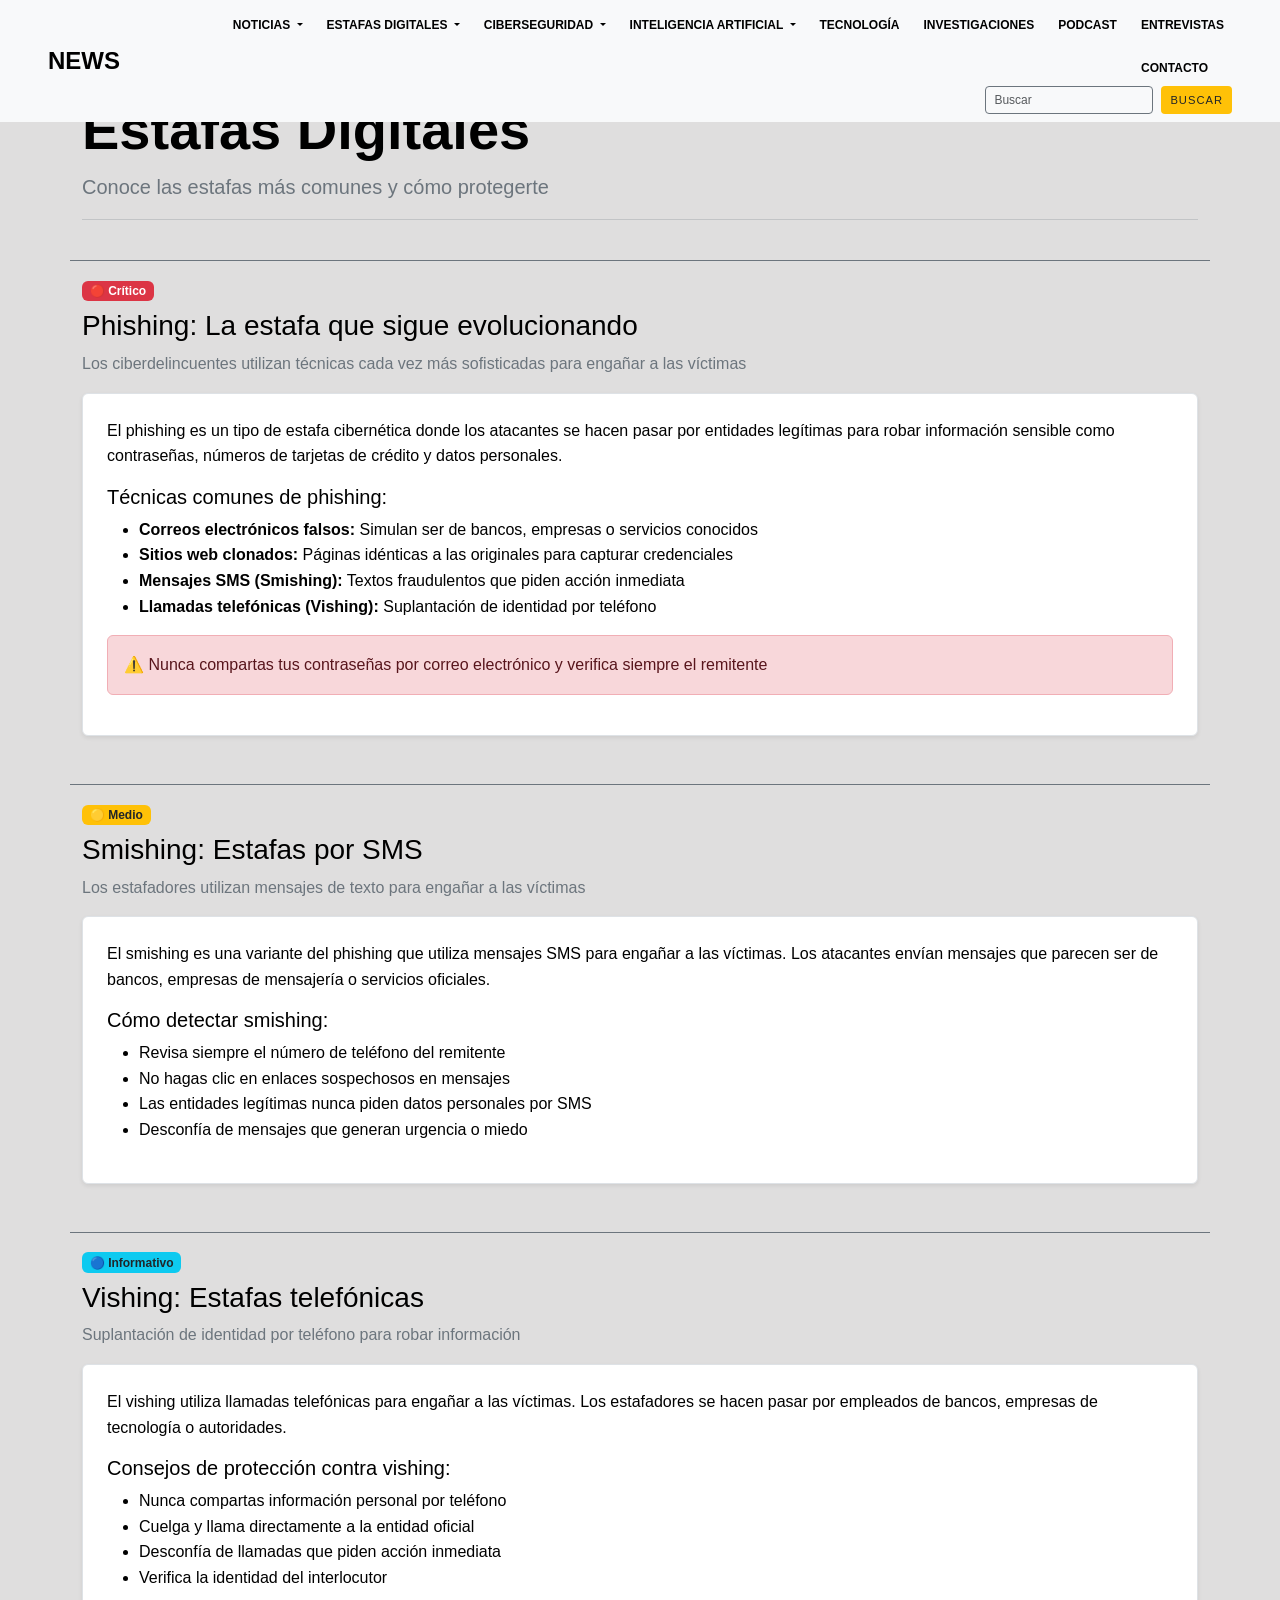
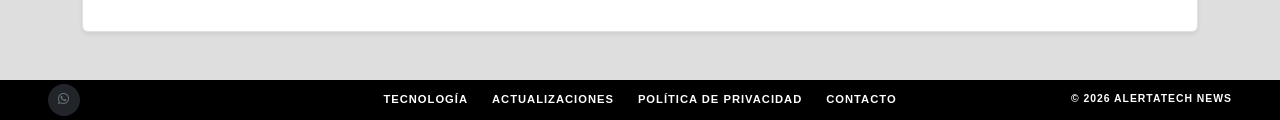
<file: estafas.html>
<!DOCTYPE html>
<html lang="es">
<head>
    <meta charset="UTF-8">
    <meta name="viewport" content="width=device-width, initial-scale=1.0">
    <title>Estafas Digitales | AlertaTech News</title>
    <link href="https://cdn.jsdelivr.net/npm/bootstrap@5.3.3/dist/css/bootstrap.min.css" rel="stylesheet">
    <link rel="stylesheet" href="https://cdn.jsdelivr.net/npm/bootstrap-icons@1.10.5/font/bootstrap-icons.css">
    <link rel="stylesheet" href="css/styles.css">
    <link rel="stylesheet" href="css/components.css">
    <link rel="stylesheet" href="css/responsive.css">
</head>
<body">

<header class="text-center">
     <nav class="navbar navbar-expand-lg navbar-dark bg-light position-absolute top-0 start-0 w-100" style="z-index: 3;">
  <div class="container-fluid px-4 px-lg-5 py-0">

    <!-- marca original a la izquierda -->
    <a class="navbar-brand fw-bold fs-4 text-uppercase text-black" href="index.html">news</a>

    <!-- Botón de celular responsivo -->
    <button class="navbar-toggler border-0" type="button" data-bs-toggle="collapse" 
            data-bs-target="#menuPrincipal" aria-controls="menuPrincipal" 
            aria-expanded="false" aria-label="Abrir menú">
      <span class="navbar-toggler-icon"></span>
    </button>

    <!-- Contenedor de enlaces: minimalista pero con  carpetas -->
    <div class="collapse navbar-collapse d-md-flex flex-md-wrap justify-content-md-end align-items-center" id="menuPrincipal">
      <ul class="navbar-nav ms-auto text-uppercase align-items-lg-center d-flex flex-wrap justify-content-end gap-xl-2 gap-md-1 w-auto" style="font-size: 0.75rem;">
        
        

        <li class="nav-item dropdown">
                    <a class="nav-link dropdown-toggle fw-semibold px-2 text-black" href="#" id="dropEstafas" role="button" data-bs-toggle="dropdown" aria-expanded="false">
                        noticias
                    </a>
                    <ul class="dropdown-menu dropdown-menu-dark rounded-3 shadow border-0 mt-2" aria-labelledby="dropEstafas" style="font-size: 0.85rem;">
            <li><a class="dropdown-item py-2 d-flex align-items-center" href="noticias.html"><i class="bi bi-grid-fill text-muted me-2"></i> Todas</a></li>
            <li><hr class="dropdown-divider border-secondary"></li>
            <li><a class="dropdown-item py-2 d-flex align-items-center" href="noticias.html#malware"><i class="bi bi-envelope-open-fill text-danger me-2"></i> malware</a></li>
            <li><a class="dropdown-item py-2 d-flex align-items-center" href="noticias.html#ransomware"><i class="bi bi-chat-left-text-fill text-info me-2"></i> ransomware</a></li>
            <li><a class="dropdown-item py-2 d-flex align-items-center" href="noticias.html#seguridad-redes"><i class="bi bi-telephone-inbound-fill text-success me-2"></i> seguridad en redes</a></li>
          </ul>
        </li>
        <!-- Dropdown 1: Estafas Digitales con Iconos -->
        <li class="nav-item dropdown">
          <a class="nav-link dropdown-toggle fw-semibold px-2 text-black" href="#" id="dropEstafas" role="button" data-bs-toggle="dropdown" aria-expanded="false">
            Estafas Digitales
          </a>
          <ul class="dropdown-menu dropdown-menu-dark rounded-3 shadow border-0 mt-2" aria-labelledby="dropEstafas" style="font-size: 0.85rem;">
            <li><a class="dropdown-item py-2 d-flex align-items-center" href="estafas.html"><i class="bi bi-grid-fill text-muted me-2"></i> Todas</a></li>
            <li><hr class="dropdown-divider border-secondary"></li>
            <li><a class="dropdown-item py-2 d-flex align-items-center" href="estafas.html#phishing"><i class="bi bi-envelope-open-fill text-danger me-2"></i> Phishing</a></li>
            <li><a class="dropdown-item py-2 d-flex align-items-center" href="estafas.html#smishing"><i class="bi bi-chat-left-text-fill text-info me-2"></i> Smishing</a></li>
            <li><a class="dropdown-item py-2 d-flex align-items-center" href="estafas.html#vishing"><i class="bi bi-telephone-inbound-fill text-success me-2"></i> Vishing</a></li>
            <li><a class="dropdown-item py-2 d-flex align-items-center" href="estafas.html#robo-identidad"><i class="bi bi-person-bounding-box text-warning me-2"></i> Robo de identidad</a></li>
          </ul>
        </li>

        <!-- Dropdown 2: Ciberseguridad con Iconos -->
        <li class="nav-item dropdown">
          <a class="nav-link dropdown-toggle fw-semibold px-2 text-black" href="#" id="dropCiber" role="button" data-bs-toggle="dropdown" aria-expanded="false">
            Ciberseguridad
          </a>
          <ul class="dropdown-menu dropdown-menu-dark rounded-3 shadow border-0 mt-2" aria-labelledby="dropCiber" style="font-size: 0.85rem;">
            <li><a class="dropdown-item py-2 d-flex align-items-center" href="ciberseguridad.html"><i class="bi bi-shield-lock-fill text-muted me-2"></i> Todas</a></li>
            <li><hr class="dropdown-divider border-secondary"></li>
            <li><a class="dropdown-item py-2 d-flex align-items-center" href="ciberseguridad.html#firewalls"><i class="bi bi-shield-shaded text-danger me-2"></i> Firewalls</a></li>
            <li><a class="dropdown-item py-2 d-flex align-items-center" href="ciberseguridad.html#encriptacion"><i class="bi bi-key-fill text-warning me-2"></i> Encriptación</a></li>
          </ul>
        </li>

        <!-- Dropdown 3: Inteligencia Artificial con Iconos-->
        <li class="nav-item dropdown">
          <a class="nav-link dropdown-toggle fw-semibold px-2 text-black" href="#" id="dropIA" role="button" data-bs-toggle="dropdown" aria-expanded="false">
            Inteligencia Artificial
          </a>
          <ul class="dropdown-menu dropdown-menu-dark rounded-3 shadow border-0 mt-2" aria-labelledby="dropIA" style="font-size: 0.85rem;">
            <li><a class="dropdown-item py-2 d-flex align-items-center" href="ia.html"><i class="bi bi-cpu-fill text-muted me-2"></i> Todas</a></li>
            <li><hr class="dropdown-divider border-secondary"></li>
            <li><a class="dropdown-item py-2 d-flex align-items-center" href="ia.html#machine-learning"><i class="bi bi-robot text-info me-2"></i> Machine Learning</a></li>
            <li><a class="dropdown-item py-2 d-flex align-items-center" href="ia.html#deepfakes"><i class="bi bi-mic-fill text-danger me-2"></i> Deepfakes</a></li>
          </ul>
        </li>

    
        <li class="nav-item">
          <a class="nav-link fw-semibold px-2 text-black" href="tecnologia.html">Tecnología</a>
        </li>
        <li class="nav-item">
          <a class="nav-link fw-semibold px-2 text-black" href="investigaciones.html">Investigaciones</a>
        </li>
        <li class="nav-item">
          <a class="nav-link fw-semibold px-2 text-black" href="podcast.html">Podcast</a>
        </li>
        <li class="nav-item">
          <a class="nav-link fw-semibold px-2 text-black" href="entrevistas.html">Entrevistas</a>
        </li>
       
        <li class="nav-item me-lg-3">
          <a class="nav-link fw-semibold px-2 text-black" href="contacto.html">Contacto</a>
        </li>
      </ul>

      <!-- Formulario de búsqueda -->
      <form class="d-flex mt-3 mt-lg-0" role="search">
        <label for="searchInput" class="visually-hidden">Buscar</label>
        <input id="searchInput" class="form-control form-control-sm me-2 bg-transparent text-white border-secondary" type="search" placeholder="Buscar" aria-label="Buscar" style="font-size: 0.75rem;">
        <button class="btn btn-sm btn-outline-black bg-warning text-uppercase" type="submit" style="font-size: 0.7rem; letter-spacing: 1px;">Buscar</button>
      </form>
    </div>

  </div>
</nav>


</header>

<!-- CONTENIDO DE ESTAFAS -->
<main class="container py-5 mt-5">
    <div class="row">
        <div class="col-12">
            <h1 class="display-4 fw-bold">Estafas Digitales</h1>
            <p class="text-secondary lead">Conoce las estafas más comunes y cómo protegerte</p>
            <hr class="border-secondary">
        </div>
    </div>

    <!-- PHISHING -->
    <div id="phishing" class="row mt-4 pt-3 border-top border-secondary">
        <div class="col-12">
            <span class="badge bg-danger mb-2">🔴 Crítico</span>
            <h2 class="h3">Phishing: La estafa que sigue evolucionando</h2>
            <p class="text-secondary">Los ciberdelincuentes utilizan técnicas cada vez más sofisticadas para engañar a las víctimas</p>
            <div class="bg-white shadow-sm border rounded p-4">
                <p>El phishing es un tipo de estafa cibernética donde los atacantes se hacen pasar por entidades legítimas para robar información sensible como contraseñas, números de tarjetas de crédito y datos personales.</p>
                <h5 class="mt-3">Técnicas comunes de phishing:</h5>
                <ul>
                    <li><strong>Correos electrónicos falsos:</strong> Simulan ser de bancos, empresas o servicios conocidos</li>
                    <li><strong>Sitios web clonados:</strong> Páginas idénticas a las originales para capturar credenciales</li>
                    <li><strong>Mensajes SMS (Smishing):</strong> Textos fraudulentos que piden acción inmediata</li>
                    <li><strong>Llamadas telefónicas (Vishing):</strong> Suplantación de identidad por teléfono</li>
                </ul>
                <div class="alert alert-danger mt-3">
                    ⚠️ Nunca compartas tus contraseñas por correo electrónico y verifica siempre el remitente
                </div>
            </div>
        </div>
    </div>

    <!-- SMISHING -->
    <div id="smishing" class="row mt-5 pt-3 border-top border-secondary">
        <div class="col-12">
            <span class="badge bg-warning text-dark mb-2">🟡 Medio</span>
            <h2 class="h3">Smishing: Estafas por SMS</h2>
            <p class="text-secondary">Los estafadores utilizan mensajes de texto para engañar a las víctimas</p>
            <div class="bg-white shadow-sm border rounded p-4">
                <p>El smishing es una variante del phishing que utiliza mensajes SMS para engañar a las víctimas. Los atacantes envían mensajes que parecen ser de bancos, empresas de mensajería o servicios oficiales.</p>
                <h5 class="mt-3">Cómo detectar smishing:</h5>
                <ul>
                    <li>Revisa siempre el número de teléfono del remitente</li>
                    <li>No hagas clic en enlaces sospechosos en mensajes</li>
                    <li>Las entidades legítimas nunca piden datos personales por SMS</li>
                    <li>Desconfía de mensajes que generan urgencia o miedo</li>
                </ul>
            </div>
        </div>
    </div>

    <!-- VISHING -->
    <div id="vishing" class="row mt-5 pt-3 border-top border-secondary">
        <div class="col-12">
            <span class="badge bg-info text-dark mb-2">🔵 Informativo</span>
            <h2 class="h3">Vishing: Estafas telefónicas</h2>
            <p class="text-secondary">Suplantación de identidad por teléfono para robar información</p>
            <div class="bg-white shadow-sm border rounded p-4">
                <p>El vishing utiliza llamadas telefónicas para engañar a las víctimas. Los estafadores se hacen pasar por empleados de bancos, empresas de tecnología o autoridades.</p>
                <h5 class="mt-3">Consejos de protección contra vishing:</h5>
                <ul>
                    <li>Nunca compartas información personal por teléfono</li>
                    <li>Cuelga y llama directamente a la entidad oficial</li>
                    <li>Desconfía de llamadas que piden acción inmediata</li>
                    <li>Verifica la identidad del interlocutor</li>
                </ul>
            </div>
        </div>
    </div>
</main>

<footer class="text-white py-1 m-0 p-0" style="background-color: #000000; font-size: 0.7rem; letter-spacing: 1px;">
    <div class="container-fluid px-5">
        <div class="row align-items-center gy-3">
            
            <!-- 1. ICONO IZQUIERDA -->
            <div class="col-12 col-md-3 text-center text-md-start">
                <a href="#" class="text-secondary text-decoration-none bg-dark rounded-circle d-inline-flex align-items-center justify-content-center" style="width: 32px; height: 32px;">
                    <i class="bi bi-whatsapp"></i>
                </a>
            </div>

            <!-- 2. ENLACES CENTRALES -->
            <div class="col-12 col-md-6 d-flex justify-content-center flex-wrap gap-4 text-uppercase fw-semibold">
                <a href="tecnologia.html" class="text-white text-decoration-none text-hover-white">Tecnología</a>
                <a href="noticias.html" class="text-white text-decoration-none text-hover-white">Actualizaciones</a>
                <a href="#" class="text-white text-decoration-none text-hover-white">Política de Privacidad</a>
                <a href="contacto.html" class="text-white text-decoration-none text-hover-white">Contacto</a>
            </div>

            <!-- 3. COPYRIGHT DERECHA -->
            <div class="col-12 col-md-3 text-center text-md-end text-uppercase fw-semibold text-white" style="font-size: 0.65rem;">
              © 2026 AlertaTech News
            </div>

        </div>
    </div>
</footer>

<script src="https://cdn.jsdelivr.net/npm/bootstrap@5.3.3/dist/js/bootstrap.bundle.min.js"></script>
</body>
</html>
</file>
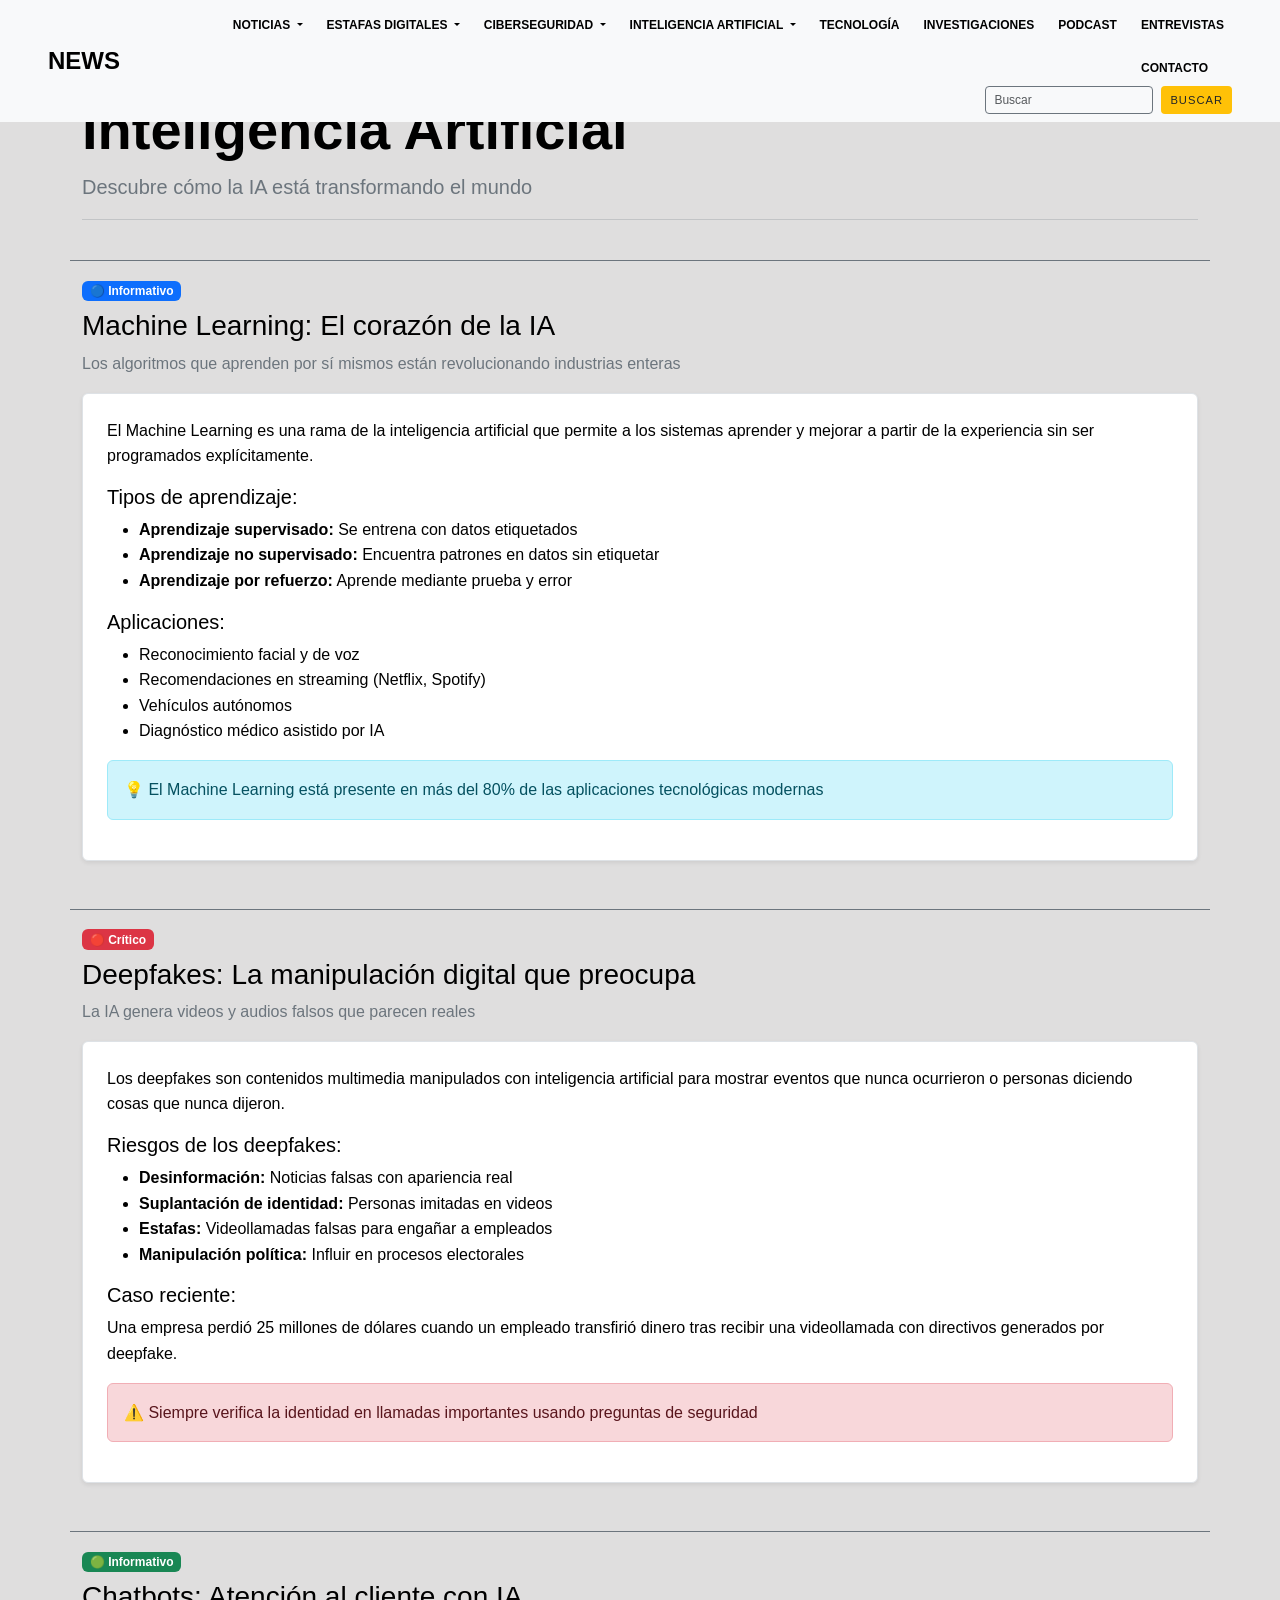
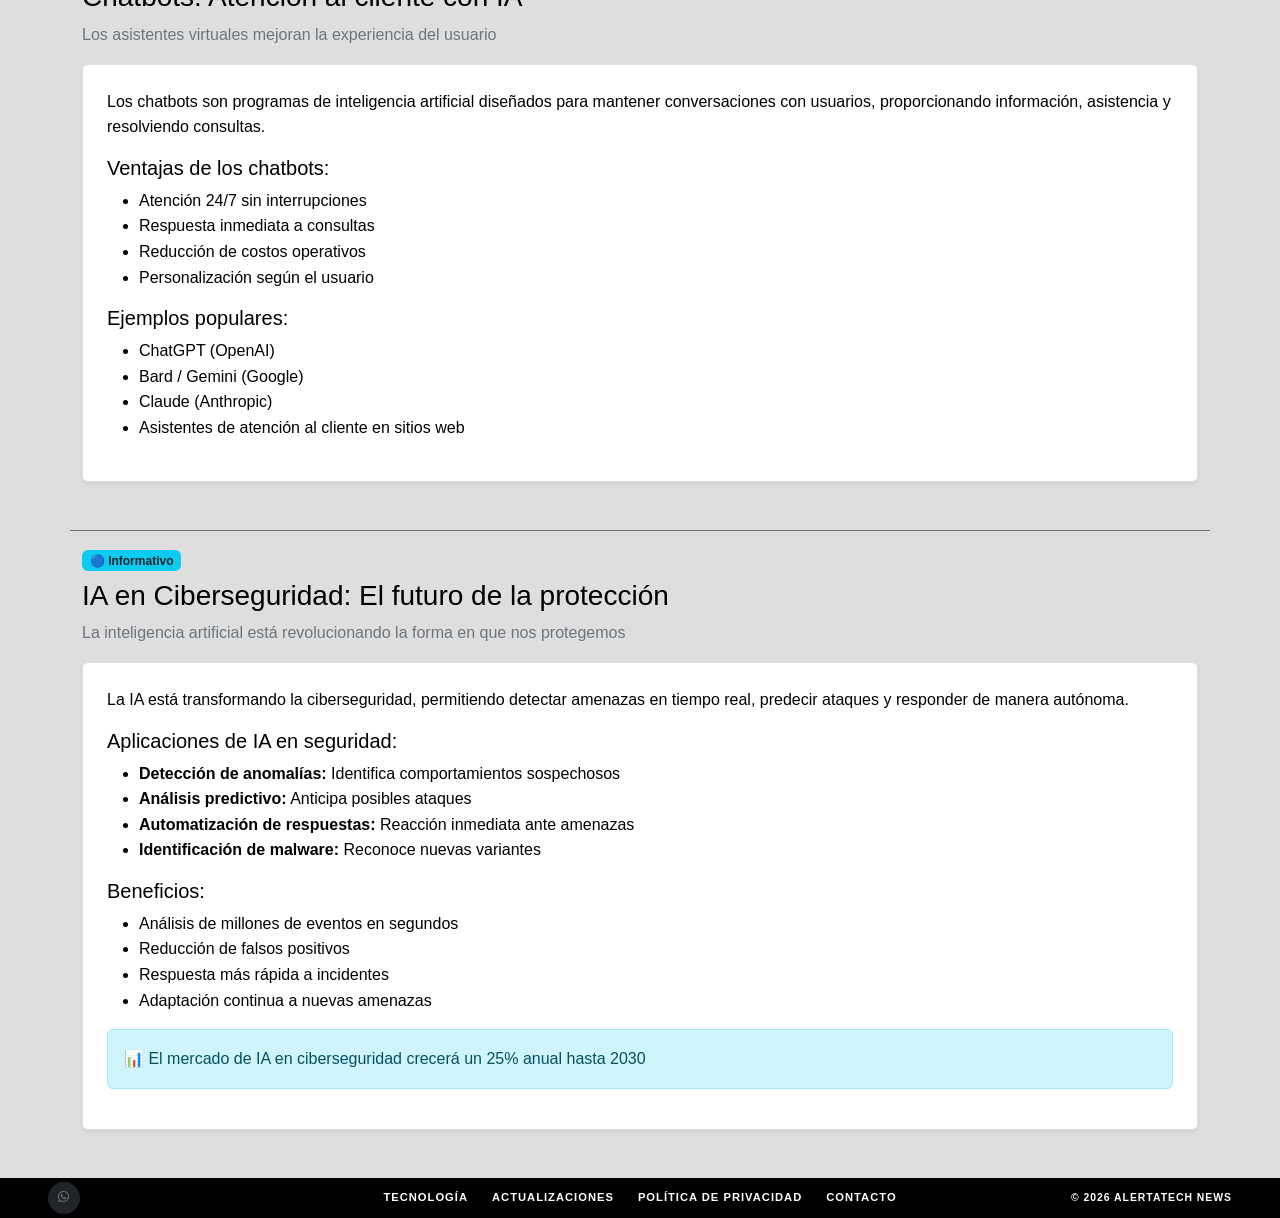
<file: ia.html>
<!DOCTYPE html>
<html lang="es">
<head>
    <meta charset="UTF-8">
    <meta name="viewport" content="width=device-width, initial-scale=1.0">
    <title>Inteligencia Artificial | AlertaTech News</title>
    <link href="https://cdn.jsdelivr.net/npm/bootstrap@5.3.3/dist/css/bootstrap.min.css" rel="stylesheet">
    <link rel="stylesheet" href="https://cdn.jsdelivr.net/npm/bootstrap-icons@1.10.5/font/bootstrap-icons.css">
    <link rel="stylesheet" href="css/styles.css">
    <link rel="stylesheet" href="css/components.css">
    <link rel="stylesheet" href="css/responsive.css">
</head>
<body>

<header class="text-center">
    <!--expand-lg hace que sea responsivo-->
<nav class="navbar navbar-expand-lg navbar-dark bg-light position-absolute top-0 start-0 w-100" style="z-index: 3;">
  <div class="container-fluid px-4 px-lg-5 py-0">

    <!-- marca original a la izquierda -->
    <a class="navbar-brand fw-bold fs-4 text-uppercase text-black" href="index.html">news</a>

    <!-- Botón de celular responsivo -->
    <button class="navbar-toggler border-0" type="button" data-bs-toggle="collapse" 
            data-bs-target="#menuPrincipal" aria-controls="menuPrincipal" 
            aria-expanded="false" aria-label="Abrir menú">
      <span class="navbar-toggler-icon"></span>
    </button>

    <!-- Contenedor de enlaces: minimalista pero con carpetas -->
    <div class="collapse navbar-collapse d-md-flex flex-md-wrap justify-content-md-end align-items-center" id="menuPrincipal">
      <ul class="navbar-nav ms-auto text-uppercase align-items-lg-center d-flex flex-wrap justify-content-end gap-xl-2 gap-md-1 w-auto" style="font-size: 0.75rem;">
        
        

        <li class="nav-item dropdown">
                    <a class="nav-link dropdown-toggle fw-semibold px-2 text-black" href="#" id="dropEstafas" role="button" data-bs-toggle="dropdown" aria-expanded="false">
                        noticias
                    </a>
                    <ul class="dropdown-menu dropdown-menu-dark rounded-3 shadow border-0 mt-2" aria-labelledby="dropEstafas" style="font-size: 0.85rem;">
            <li><a class="dropdown-item py-2 d-flex align-items-center" href="estafas.html"><i class="bi bi-grid-fill text-muted me-2"></i> Todas</a></li>
            <li><hr class="dropdown-divider border-secondary"></li>
            <li><a class="dropdown-item py-2 d-flex align-items-center" href="noticias.html#malware"><i class="bi bi-envelope-open-fill text-danger me-2"></i> malware</a></li>
            <li><a class="dropdown-item py-2 d-flex align-items-center" href="noticias.html#ransomware"><i class="bi bi-chat-left-text-fill text-info me-2"></i> ransomware</a></li>
            <li><a class="dropdown-item py-2 d-flex align-items-center" href="noticias.html#seguridad-redes"><i class="bi bi-telephone-inbound-fill text-success me-2"></i> seguridad en redes</a></li>
          </ul>
        </li>
        <!-- Dropdown 1: Estafas Digitales con Iconos -->
        <li class="nav-item dropdown">
          <a class="nav-link dropdown-toggle fw-semibold px-2 text-black" href="#" id="dropEstafas" role="button" data-bs-toggle="dropdown" aria-expanded="false">
            Estafas Digitales
          </a>
          <ul class="dropdown-menu dropdown-menu-dark rounded-3 shadow border-0 mt-2" aria-labelledby="dropEstafas" style="font-size: 0.85rem;">
            <li><a class="dropdown-item py-2 d-flex align-items-center" href="estafas.html"><i class="bi bi-grid-fill text-muted me-2"></i> Todas</a></li>
            <li><hr class="dropdown-divider border-secondary"></li>
            <li><a class="dropdown-item py-2 d-flex align-items-center" href="estafas.html#phishing"><i class="bi bi-envelope-open-fill text-danger me-2"></i> Phishing</a></li>
            <li><a class="dropdown-item py-2 d-flex align-items-center" href="estafas.html#smishing"><i class="bi bi-chat-left-text-fill text-info me-2"></i> Smishing</a></li>
            <li><a class="dropdown-item py-2 d-flex align-items-center" href="estafas.html#vishing"><i class="bi bi-telephone-inbound-fill text-success me-2"></i> Vishing</a></li>
            <li><a class="dropdown-item py-2 d-flex align-items-center" href="estafas.html#robo-identidad"><i class="bi bi-person-bounding-box text-warning me-2"></i> Robo de identidad</a></li>
          </ul>
        </li>

        <!-- Dropdown 2: Ciberseguridad -->
        <li class="nav-item dropdown">
          <a class="nav-link dropdown-toggle fw-semibold px-2 text-black" href="#" id="dropCiber" role="button" data-bs-toggle="dropdown" aria-expanded="false">
            Ciberseguridad
          </a>
          <ul class="dropdown-menu dropdown-menu-dark rounded-3 shadow border-0 mt-2" aria-labelledby="dropCiber" style="font-size: 0.85rem;">
            <li><a class="dropdown-item py-2 d-flex align-items-center" href="ciberseguridad.html"><i class="bi bi-shield-lock-fill text-muted me-2"></i> Todas</a></li>
            <li><hr class="dropdown-divider border-secondary"></li>
            <li><a class="dropdown-item py-2 d-flex align-items-center" href="ciberseguridad.html#firewalls"><i class="bi bi-shield-shaded text-danger me-2"></i> Firewalls</a></li>
            <li><a class="dropdown-item py-2 d-flex align-items-center" href="ciberseguridad.html#encriptacion"><i class="bi bi-key-fill text-warning me-2"></i> Encriptación</a></li>
          </ul>
        </li>

        <!-- Dropdown 3: Inteligencia Artificial -->
        <li class="nav-item dropdown">
          <a class="nav-link dropdown-toggle fw-semibold px-2 text-black" href="#" id="dropIA" role="button" data-bs-toggle="dropdown" aria-expanded="false">
            Inteligencia Artificial
          </a>
          <ul class="dropdown-menu dropdown-menu-dark rounded-3 shadow border-0 mt-2" aria-labelledby="dropIA" style="font-size: 0.85rem;">
            <li><a class="dropdown-item py-2 d-flex align-items-center" href="ia.html"><i class="bi bi-cpu-fill text-muted me-2"></i> Todas</a></li>
            <li><hr class="dropdown-divider border-secondary"></li>
            <li><a class="dropdown-item py-2 d-flex align-items-center" href="ia.html#machine-learning"><i class="bi bi-robot text-info me-2"></i> Machine Learning</a></li>
            <li><a class="dropdown-item py-2 d-flex align-items-center" href="ia.html#deepfakes"><i class="bi bi-mic-fill text-danger me-2"></i> Deepfakes</a></li>
          </ul>
        </li>

        <li class="nav-item">
          <a class="nav-link fw-semibold px-2 text-black" href="tecnologia.html">Tecnología</a>
        </li>
        <li class="nav-item">
          <a class="nav-link fw-semibold px-2 text-black" href="investigaciones.html">Investigaciones</a>
        </li>
        <li class="nav-item">
          <a class="nav-link fw-semibold px-2 text-black" href="podcast.html">Podcast</a>
        </li>
        <li class="nav-item">
          <a class="nav-link fw-semibold px-2 text-black" href="entrevistas.html">Entrevistas</a>
        </li>
        
        <li class="nav-item me-lg-3">
          <a class="nav-link fw-semibold px-2 text-black" href="contacto.html">Contacto</a>
        </li>
      </ul>

      <!-- Formulario de búsqueda -->
      <form class="d-flex mt-3 mt-lg-0" role="search">
        <label for="searchInput" class="visually-hidden">Buscar</label>
        <input id="searchInput" class="form-control form-control-sm me-2 bg-transparent text-white border-secondary" type="search" placeholder="Buscar" aria-label="Buscar" style="font-size: 0.75rem;">
        <button class="btn btn-sm btn-outline-black bg-warning text-uppercase" type="submit" style="font-size: 0.7rem; letter-spacing: 1px;">Buscar</button>
      </form>
    </div>

  </div>
</nav>

</header>

<!-- CONTENIDO DE INTELIGENCIA ARTIFICIAL -->
<main class="container py-5 mt-5">
    <div class="row">
        <div class="col-12">
            <h1 class="display-4 fw-bold">Inteligencia Artificial</h1>
            <p class="text-secondary lead">Descubre cómo la IA está transformando el mundo</p>
            <hr class="border-secondary">
        </div>
    </div>

    <!-- MACHINE LEARNING -->
    <div id="machine-learning" class="row mt-4 pt-3 border-top border-secondary">
        <div class="col-12">
            <span class="badge bg-primary mb-2">🔵 Informativo</span>
            <h2 class="h3">Machine Learning: El corazón de la IA</h2>
            <p class="text-secondary">Los algoritmos que aprenden por sí mismos están revolucionando industrias enteras</p>
            <div class="bg-white shadow-sm border rounded p-4">
                <p>El Machine Learning es una rama de la inteligencia artificial que permite a los sistemas aprender y mejorar a partir de la experiencia sin ser programados explícitamente.</p>
                <h5 class="mt-3">Tipos de aprendizaje:</h5>
                <ul>
                    <li><strong>Aprendizaje supervisado:</strong> Se entrena con datos etiquetados</li>
                    <li><strong>Aprendizaje no supervisado:</strong> Encuentra patrones en datos sin etiquetar</li>
                    <li><strong>Aprendizaje por refuerzo:</strong> Aprende mediante prueba y error</li>
                </ul>
                <h5 class="mt-3">Aplicaciones:</h5>
                <ul>
                    <li>Reconocimiento facial y de voz</li>
                    <li>Recomendaciones en streaming (Netflix, Spotify)</li>
                    <li>Vehículos autónomos</li>
                    <li>Diagnóstico médico asistido por IA</li>
                </ul>
                <div class="alert alert-info mt-3">
                    💡 El Machine Learning está presente en más del 80% de las aplicaciones tecnológicas modernas
                </div>
            </div>
        </div>
    </div>

    <!-- DEEPFAKES -->
    <div id="deepfakes" class="row mt-5 pt-3 border-top border-secondary">
        <div class="col-12">
            <span class="badge bg-danger mb-2">🔴 Crítico</span>
            <h2 class="h3">Deepfakes: La manipulación digital que preocupa</h2>
            <p class="text-secondary">La IA genera videos y audios falsos que parecen reales</p>
            <div class="bg-white shadow-sm border rounded p-4">
                <p>Los deepfakes son contenidos multimedia manipulados con inteligencia artificial para mostrar eventos que nunca ocurrieron o personas diciendo cosas que nunca dijeron.</p>
                <h5 class="mt-3">Riesgos de los deepfakes:</h5>
                <ul>
                    <li><strong>Desinformación:</strong> Noticias falsas con apariencia real</li>
                    <li><strong>Suplantación de identidad:</strong> Personas imitadas en videos</li>
                    <li><strong>Estafas:</strong> Videollamadas falsas para engañar a empleados</li>
                    <li><strong>Manipulación política:</strong> Influir en procesos electorales</li>
                </ul>
                <h5 class="mt-3">Caso reciente:</h5>
                <p>Una empresa perdió 25 millones de dólares cuando un empleado transfirió dinero tras recibir una videollamada con directivos generados por deepfake.</p>
                <div class="alert alert-danger mt-3">
                    ⚠️ Siempre verifica la identidad en llamadas importantes usando preguntas de seguridad
                </div>
            </div>
        </div>
    </div>

    <!-- CHATBOTS -->
    <div id="chatbots" class="row mt-5 pt-3 border-top border-secondary">
        <div class="col-12">
            <span class="badge bg-success mb-2">🟢 Informativo</span>
            <h2 class="h3">Chatbots: Atención al cliente con IA</h2>
            <p class="text-secondary">Los asistentes virtuales mejoran la experiencia del usuario</p>
            <div class="bg-white shadow-sm border rounded p-4">
                <p>Los chatbots son programas de inteligencia artificial diseñados para mantener conversaciones con usuarios, proporcionando información, asistencia y resolviendo consultas.</p>
                <h5 class="mt-3">Ventajas de los chatbots:</h5>
                <ul>
                    <li>Atención 24/7 sin interrupciones</li>
                    <li>Respuesta inmediata a consultas</li>
                    <li>Reducción de costos operativos</li>
                    <li>Personalización según el usuario</li>
                </ul>
                <h5 class="mt-3">Ejemplos populares:</h5>
                <ul>
                    <li>ChatGPT (OpenAI)</li>
                    <li>Bard / Gemini (Google)</li>
                    <li>Claude (Anthropic)</li>
                    <li>Asistentes de atención al cliente en sitios web</li>
                </ul>
            </div>
        </div>
    </div>

    <!-- IA EN SEGURIDAD -->
    <div id="ia-seguridad" class="row mt-5 pt-3 border-top border-secondary">
        <div class="col-12">
            <span class="badge bg-info text-dark mb-2">🔵 Informativo</span>
            <h2 class="h3">IA en Ciberseguridad: El futuro de la protección</h2>
            <p class="text-secondary">La inteligencia artificial está revolucionando la forma en que nos protegemos</p>
            <div class="bg-white shadow-sm border rounded p-4">
                <p>La IA está transformando la ciberseguridad, permitiendo detectar amenazas en tiempo real, predecir ataques y responder de manera autónoma.</p>
                <h5 class="mt-3">Aplicaciones de IA en seguridad:</h5>
                <ul>
                    <li><strong>Detección de anomalías:</strong> Identifica comportamientos sospechosos</li>
                    <li><strong>Análisis predictivo:</strong> Anticipa posibles ataques</li>
                    <li><strong>Automatización de respuestas:</strong> Reacción inmediata ante amenazas</li>
                    <li><strong>Identificación de malware:</strong> Reconoce nuevas variantes</li>
                </ul>
                <h5 class="mt-3">Beneficios:</h5>
                <ul>
                    <li>Análisis de millones de eventos en segundos</li>
                    <li>Reducción de falsos positivos</li>
                    <li>Respuesta más rápida a incidentes</li>
                    <li>Adaptación continua a nuevas amenazas</li>
                </ul>
                <div class="alert alert-info mt-3">
                    📊 El mercado de IA en ciberseguridad crecerá un 25% anual hasta 2030
                </div>
            </div>
        </div>
    </div>
</main>

<footer class="text-white py-1 m-0 p-0" style="background-color: #000000; font-size: 0.7rem; letter-spacing: 1px;">
    <div class="container-fluid px-5">
        <div class="row align-items-center gy-3">
            
            <!-- 1. ICONO IZQUIERDA -->
            <div class="col-12 col-md-3 text-center text-md-start">
                <a href="#" class="text-secondary text-decoration-none bg-dark rounded-circle d-inline-flex align-items-center justify-content-center" style="width: 32px; height: 32px;">
                    <i class="bi bi-whatsapp"></i>
                </a>
            </div>

            <!-- 2. ENLACES CENTRALES -->
            <div class="col-12 col-md-6 d-flex justify-content-center flex-wrap gap-4 text-uppercase fw-semibold">
                <a href="tecnologia.html" class="text-white text-decoration-none text-hover-white">Tecnología</a>
                <a href="noticias.html" class="text-white text-decoration-none text-hover-white">Actualizaciones</a>
                <a href="#" class="text-white text-decoration-none text-hover-white">Política de Privacidad</a>
                <a href="contacto.html" class="text-white text-decoration-none text-hover-white">Contacto</a>
            </div>

            <!-- 3. COPYRIGHT DERECHA -->
            <div class="col-12 col-md-3 text-center text-md-end text-uppercase fw-semibold text-white" style="font-size: 0.65rem;">
              © 2026 AlertaTech News
            </div>

        </div>
    </div>
</footer>

<script src="https://cdn.jsdelivr.net/npm/bootstrap@5.3.3/dist/js/bootstrap.bundle.min.js"></script>
</body>
</html>
</file>
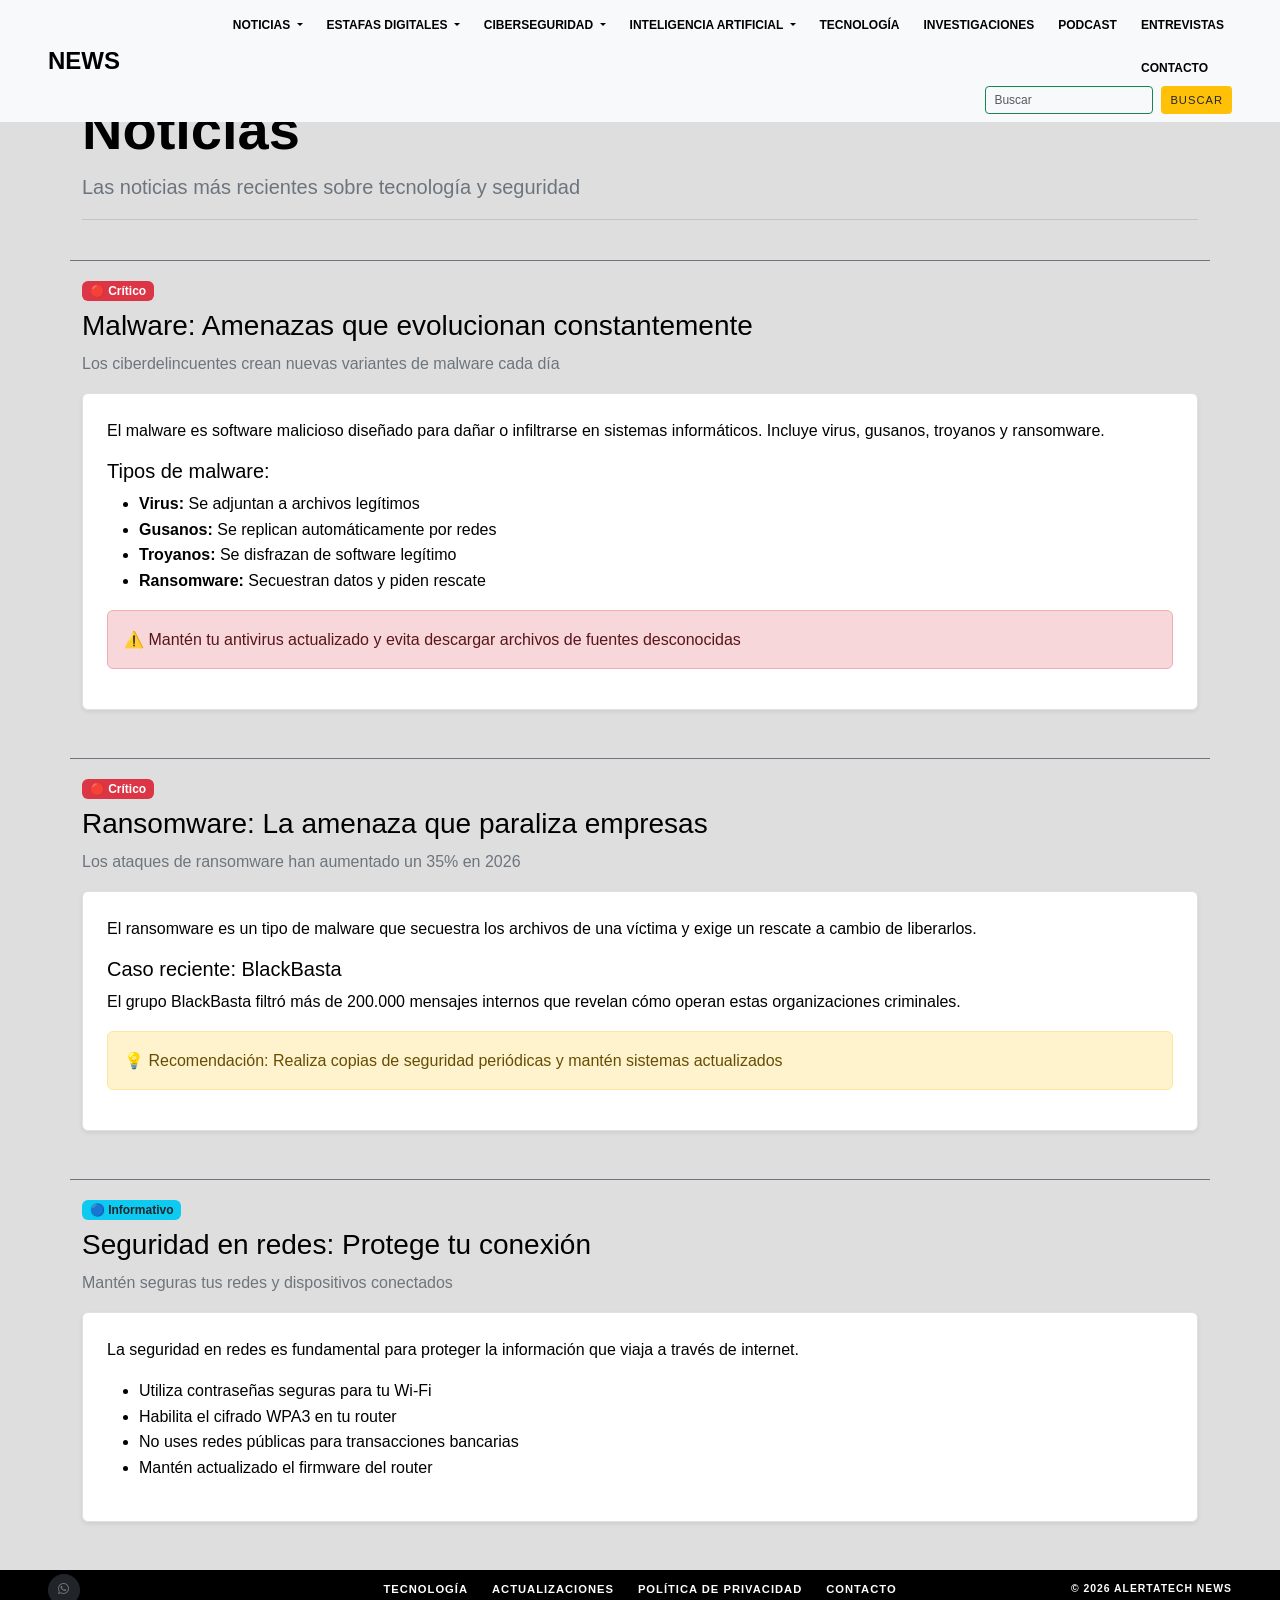
<file: noticias.html>
<!DOCTYPE html>
<html lang="es">
<head>
    <meta charset="UTF-8">
    <meta name="viewport" content="width=device-width, initial-scale=1.0">
    <title>Noticias | AlertaTech News</title>
    <link href="https://cdn.jsdelivr.net/npm/bootstrap@5.3.3/dist/css/bootstrap.min.css" rel="stylesheet">
    <link rel="stylesheet" href="https://cdn.jsdelivr.net/npm/bootstrap-icons@1.10.5/font/bootstrap-icons.css">
    <link rel="stylesheet" href="css/styles.css">
    <link rel="stylesheet" href="css/components.css">
    <link rel="stylesheet" href="css/responsive.css">
</head>
<body>

<header class="text-center">
   <nav class="navbar navbar-expand-lg navbar-dark bg-light position-absolute top-0 start-0 w-100" style="z-index: 3;">
  <div class="container-fluid px-4 px-lg-5 py-0">

    <!-- Tu marca original a la izquierda -->
    <a class="navbar-brand fw-bold fs-4 text-uppercase text-black" href="index.html">news</a>

    <!-- Botón de celular responsivo -->
    <button class="navbar-toggler border-0" type="button" data-bs-toggle="collapse" 
            data-bs-target="#menuPrincipal" aria-controls="menuPrincipal" 
            aria-expanded="false" aria-label="Abrir menú">
      <span class="navbar-toggler-icon"></span>
    </button>

    <!-- Contenedor de enlaces: Estilo SpaceX minimalista pero con tus carpetas -->
    <div class="collapse navbar-collapse d-md-flex flex-md-wrap justify-content-md-end align-items-center" id="menuPrincipal">
      <ul class="navbar-nav ms-auto text-uppercase align-items-lg-center d-flex flex-wrap justify-content-end gap-xl-2 gap-md-1 w-auto" style="font-size: 0.75rem;">
        
        
        <!--noticias-->
        <li class="nav-item dropdown">
                    <a class="nav-link dropdown-toggle fw-semibold py-0 px-2 text-black" href="#" id="dropEstafas" role="button" data-bs-toggle="dropdown" aria-expanded="false">
                        noticias
                    </a>
                    <ul class="dropdown-menu dropdown-menu-dark rounded-3 shadow border-0 mt-2" aria-labelledby="dropEstafas" style="font-size: 0.85rem;">
            <li><a class="dropdown-item py-2 d-flex align-items-center" href="noticias.html"><i class="bi bi-grid-fill text-muted me-2"></i> Todas</a></li>
            <li><hr class="dropdown-divider border-secondary"></li>
            <li><a class="dropdown-item py-2 d-flex align-items-center" href="noticias.html#malware"><i class="bi bi-envelope-open-fill text-danger me-2"></i> malware</a></li>
            <li><a class="dropdown-item py-2 d-flex align-items-center" href="noticias.html#ransomware"><i class="bi bi-chat-left-text-fill text-info me-2"></i> ransomware</a></li>
            <li><a class="dropdown-item py-2 d-flex align-items-center" href="noticias.html#seguridad-redes"><i class="bi bi-telephone-inbound-fill text-success me-2"></i> seguridad en redes</a></li>
          </ul>
        </li>
        <!-- Dropdown 1: Estafas Digitales con Iconos Pro -->
        <li class="nav-item dropdown">
          <a class="nav-link dropdown-toggle fw-semibold px-2 text-black" href="#" id="dropEstafas" role="button" data-bs-toggle="dropdown" aria-expanded="false">
            Estafas Digitales
          </a>
          <ul class="dropdown-menu dropdown-menu-dark rounded-3 shadow border-0 mt-2" aria-labelledby="dropEstafas" style="font-size: 0.85rem;">
            <li><a class="dropdown-item py-2 d-flex align-items-center" href="estafas.html"><i class="bi bi-grid-fill text-muted me-2"></i> Todas</a></li>
            <li><hr class="dropdown-divider border-secondary"></li>
            <li><a class="dropdown-item py-2 d-flex align-items-center" href="estafas.html#phishing"><i class="bi bi-envelope-open-fill text-danger me-2"></i> Phishing</a></li>
            <li><a class="dropdown-item py-2 d-flex align-items-center" href="estafas.html#smishing"><i class="bi bi-chat-left-text-fill text-info me-2"></i> Smishing</a></li>
            <li><a class="dropdown-item py-2 d-flex align-items-center" href="estafas.html#vishing"><i class="bi bi-telephone-inbound-fill text-success me-2"></i> Vishing</a></li>
            <li><a class="dropdown-item py-2 d-flex align-items-center" href="estafas.html#robo-identidad"><i class="bi bi-person-bounding-box text-warning me-2"></i> Robo de identidad</a></li>
          </ul>
        </li>

        <!-- Dropdown 2: Ciberseguridad con Iconos Pro -->
        <li class="nav-item dropdown">
          <a class="nav-link dropdown-toggle fw-semibold px-2 text-black" href="#" id="dropCiber" role="button" data-bs-toggle="dropdown" aria-expanded="false">
            Ciberseguridad
          </a>
          <ul class="dropdown-menu dropdown-menu-dark rounded-3 shadow border-0 mt-2" aria-labelledby="dropCiber" style="font-size: 0.85rem;">
            <li><a class="dropdown-item py-2 d-flex align-items-center" href="ciberseguridad.html"><i class="bi bi-shield-lock-fill text-muted me-2"></i> Todas</a></li>
            <li><hr class="dropdown-divider border-secondary"></li>
            <li><a class="dropdown-item py-2 d-flex align-items-center" href="ciberseguridad.html#firewalls"><i class="bi bi-shield-shaded text-danger me-2"></i> Firewalls</a></li>
            <li><a class="dropdown-item py-2 d-flex align-items-center" href="ciberseguridad.html#encriptacion"><i class="bi bi-key-fill text-warning me-2"></i> Encriptación</a></li>
          </ul>
        </li>

        <!-- Dropdown 3: Inteligencia Artificial con Iconos Pro -->
        <li class="nav-item dropdown">
          <a class="nav-link dropdown-toggle fw-semibold px-2 text-black" href="#" id="dropIA" role="button" data-bs-toggle="dropdown" aria-expanded="false">
            Inteligencia Artificial
          </a>
          <ul class="dropdown-menu dropdown-menu-dark rounded-3 shadow border-0 mt-2" aria-labelledby="dropIA" style="font-size: 0.85rem;">
            <li><a class="dropdown-item py-2 d-flex align-items-center" href="ia.html"><i class="bi bi-cpu-fill text-muted me-2"></i> Todas</a></li>
            <li><hr class="dropdown-divider border-secondary"></li>
            <li><a class="dropdown-item py-2 d-flex align-items-center" href="ia.html#machine-learning"><i class="bi bi-robot text-info me-2"></i> Machine Learning</a></li>
            <li><a class="dropdown-item py-2 d-flex align-items-center" href="ia.html#deepfakes"><i class="bi bi-mic-fill text-danger me-2"></i> Deepfakes</a></li>
          </ul>
        </li>

        <li class="nav-item">
          <a class="nav-link fw-semibold px-2 text-black" href="tecnologia.html">Tecnología</a>
        </li>
        <li class="nav-item">
          <a class="nav-link fw-semibold px-2 text-black" href="investigaciones.html">Investigaciones</a>
        </li>
        <li class="nav-item">
          <a class="nav-link fw-semibold px-2 text-black" href="podcast.html">Podcast</a>
        </li>
        <li class="nav-item">
          <a class="nav-link fw-semibold px-2 text-black" href="entrevistas.html">Entrevistas</a>
        </li>
       
        <li class="nav-item me-lg-3">
          <a class="nav-link fw-semibold px-2 text-black" href="contacto.html">Contacto</a>
        </li>
      </ul>

      <!--Formulario de búsqueda original integrado al final de la barra -->
      <form class="d-flex mt-3 mt-lg-0" role="search">
        <label for="searchInput" class="visually-hidden">Buscar</label>
        <input id="searchInput" class="form-control form-control-sm me-2 bg-transparent text-white border-success" type="search" placeholder="Buscar" aria-label="Buscar" style="font-size: 0.75rem;">
        <button class="btn btn-sm btn-outline-black bg-warning text-uppercase" type="submit" style="font-size: 0.7rem; letter-spacing: 1px;">Buscar</button>
      </form>
    </div>

  </div>
</nav>
</header>

<!-- CONTENIDO DE NOTICIAS -->
<main class="container py-5 mt-5">
    <div class="row">
        <div class="col-12">
            <h1 class="display-4 fw-bold">Noticias</h1>
            <p class="text-secondary lead">Las noticias más recientes sobre tecnología y seguridad</p>
            <hr class="border-secondary">
        </div>
    </div>

    <!-- MALWARE -->
    <div id="malware" class="row mt-4 pt-3 border-top border-secondary">
        <div class="col-12">
            <span class="badge bg-danger mb-2">🔴 Crítico</span>
            <h2 class="h3">Malware: Amenazas que evolucionan constantemente</h2>
            <p class="text-secondary">Los ciberdelincuentes crean nuevas variantes de malware cada día</p>
            <div class="bg-white shadow-sm border rounded p-4">
                <p>El malware es software malicioso diseñado para dañar o infiltrarse en sistemas informáticos. Incluye virus, gusanos, troyanos y ransomware.</p>
                <h5 class="mt-3">Tipos de malware:</h5>
                <ul>
                    <li><strong>Virus:</strong> Se adjuntan a archivos legítimos</li>
                    <li><strong>Gusanos:</strong> Se replican automáticamente por redes</li>
                    <li><strong>Troyanos:</strong> Se disfrazan de software legítimo</li>
                    <li><strong>Ransomware:</strong> Secuestran datos y piden rescate</li>
                </ul>
                <div class="alert alert-danger mt-3">
                    ⚠️ Mantén tu antivirus actualizado y evita descargar archivos de fuentes desconocidas
                </div>
            </div>
        </div>
    </div>

    <!-- RANSOMWARE -->
    <div id="ransomware" class="row mt-5 pt-3 border-top border-secondary">
        <div class="col-12">
            <span class="badge bg-danger mb-2">🔴 Crítico</span>
            <h2 class="h3">Ransomware: La amenaza que paraliza empresas</h2>
            <p class="text-secondary">Los ataques de ransomware han aumentado un 35% en 2026</p>
            <div class="bg-white shadow-sm border rounded p-4">
                <p>El ransomware es un tipo de malware que secuestra los archivos de una víctima y exige un rescate a cambio de liberarlos.</p>
                <h5 class="mt-3">Caso reciente: BlackBasta</h5>
                <p>El grupo BlackBasta filtró más de 200.000 mensajes internos que revelan cómo operan estas organizaciones criminales.</p>
                <div class="alert alert-warning mt-3">
                    💡 Recomendación: Realiza copias de seguridad periódicas y mantén sistemas actualizados
                </div>
            </div>
        </div>
    </div>

    <!-- SEGURIDAD EN REDES -->
    <div id="seguridad-redes" class="row mt-5 pt-3 border-top border-secondary">
        <div class="col-12">
            <span class="badge bg-info text-dark mb-2">🔵 Informativo</span>
            <h2 class="h3">Seguridad en redes: Protege tu conexión</h2>
            <p class="text-secondary">Mantén seguras tus redes y dispositivos conectados</p>
            <div class="bg-white shadow-sm border rounded p-4">
                <p>La seguridad en redes es fundamental para proteger la información que viaja a través de internet.</p>
                <ul>
                    <li>Utiliza contraseñas seguras para tu Wi-Fi</li>
                    <li>Habilita el cifrado WPA3 en tu router</li>
                    <li>No uses redes públicas para transacciones bancarias</li>
                    <li>Mantén actualizado el firmware del router</li>
                </ul>
            </div>
        </div>
    </div>
</main>

<footer class="text-white py-1 m-0 p-0" style="background-color: #000000; font-size: 0.7rem; letter-spacing: 1px;">
    <div class="container-fluid px-5">
        <div class="row align-items-center gy-3">
            
            <!-- 1. ICONO IZQUIERDA -->
            <div class="col-12 col-md-3 text-center text-md-start">
                <a href="#" class="text-secondary text-decoration-none bg-dark rounded-circle d-inline-flex align-items-center justify-content-center" style="width: 32px; height: 32px;">
                    <i class="bi bi-whatsapp"></i>
                </a>
            </div>

            <!-- 2. ENLACES CENTRALES -->
            <div class="col-12 col-md-6 d-flex justify-content-center flex-wrap gap-4 text-uppercase fw-semibold">
                <a href="tecnologia.html" class="text-white text-decoration-none text-hover-white">Tecnología</a>
                <a href="noticias.html" class="text-white text-decoration-none text-hover-white">Actualizaciones</a>
                <a href="#" class="text-white text-decoration-none text-hover-white">Política de Privacidad</a>
                <a href="contacto.html" class="text-white text-decoration-none text-hover-white">Contacto</a>
            </div>

            <!-- 3. COPYRIGHT DERECHA -->
            <div class="col-12 col-md-3 text-center text-md-end text-uppercase fw-semibold text-white" style="font-size: 0.65rem;">
              © 2026 AlertaTech News
            </div>

        </div>
    </div>
</footer>

<script src="https://cdn.jsdelivr.net/npm/bootstrap@5.3.3/dist/js/bootstrap.bundle.min.js"></script>
</body>
</html>
</file>
<file: css/styles.css>
* {
    margin: 0;
    padding: 0;
    box-sizing: border-box;
}

body {
    font-family: -apple-system, 'Segoe UI', Roboto, sans-serif;
    background: #dfdede;
    color: #000000;
    line-height: 1.6;
}
.btn-sm-letter {
    font-size: 0.75rem;
    letter-spacing: 1px;
}
.section-img {
    object-fit: cover;
    z-index: 0;
}
.section-overlay {
    z-index: 1;
}
.section-text {
    z-index: 2;
}
</file>
<file: css/components.css>
.hero {
    background: white;
    padding: 35px;
    border-radius: 16px;
    margin-bottom: 30px;
    box-shadow: 0 1px 3px rgba(0,0,0,0.06);
}

.cards {
    display: grid;
    grid-template-columns: repeat(auto-fit, minmax(220px, 1fr));
    gap: 18px;
}

.card {
    background: white;
    padding: 22px;
    border-radius: 14px;
    box-shadow: 0 1px 3px rgba(0,0,0,0.06);
}

.card h3 {
    margin-bottom: 10px;
    color: #0369a1;
    font-family: Georgia, 'Times New Roman', serif;
}
</file>
<file: css/responsive.css>
@media (max-width: 600px) {
    nav a {
        display: block;
        margin: 10px 0;
    }

    header {
        text-align: center;
    }

    header h1 {
        font-size: 1.8rem;
    }

    main {
        padding: 20px 15px;
    }

    .hero {
        padding: 25px;
    }
}
</file>
